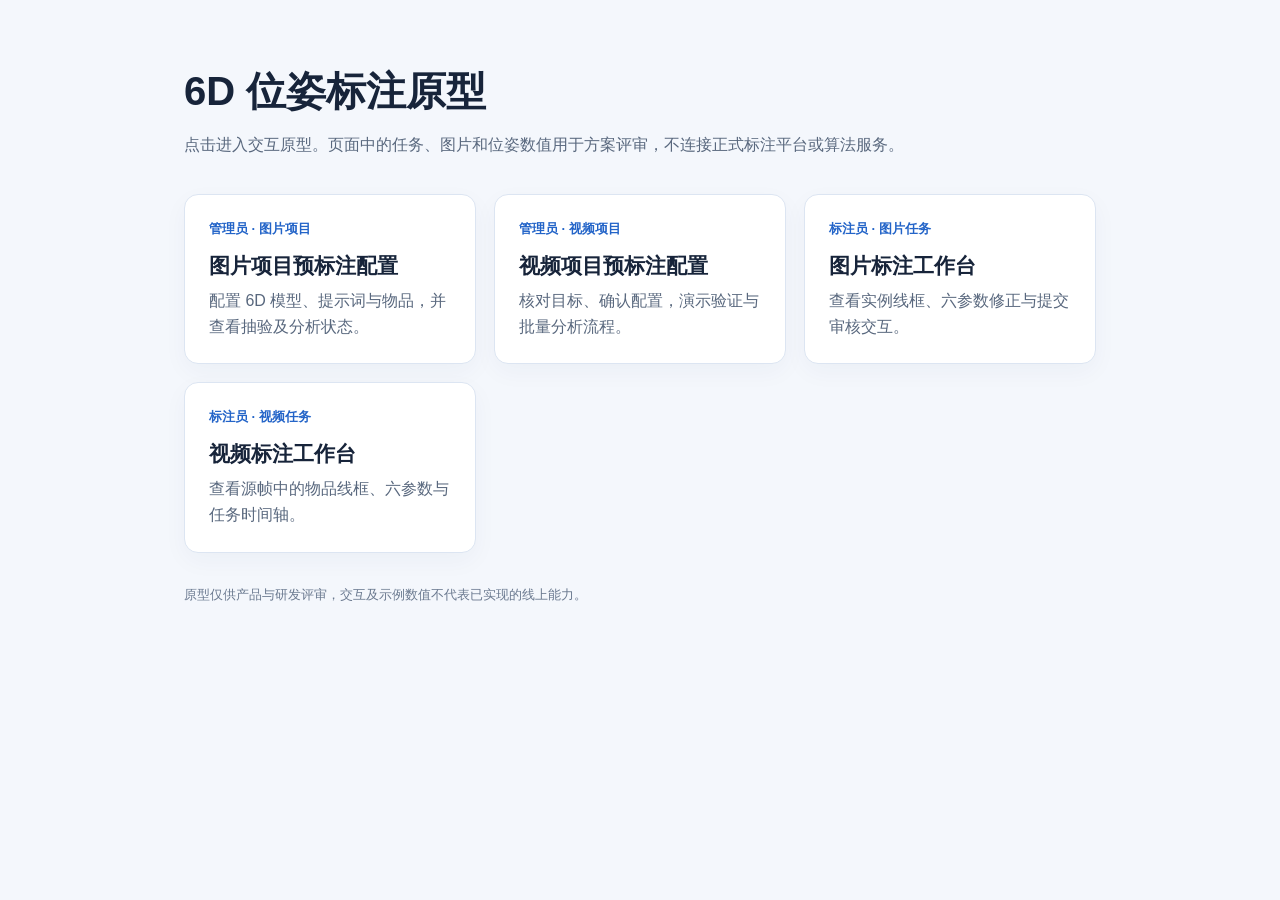
<file: index.html>
<!doctype html>
<html lang="zh-CN">
<head>
  <meta charset="utf-8">
  <meta name="viewport" content="width=device-width, initial-scale=1">
  <title>6D 位姿标注原型导航</title>
  <style>
    :root { color-scheme: light; font-family: -apple-system, BlinkMacSystemFont, "Segoe UI", sans-serif; }
    * { box-sizing: border-box; }
    body { margin: 0; color: #17243a; background: #f4f7fc; }
    main { max-width: 960px; margin: 0 auto; padding: 64px 24px; }
    h1 { margin: 0 0 12px; font-size: clamp(28px, 4vw, 40px); }
    .intro { margin: 0 0 36px; color: #59687e; line-height: 1.7; }
    .grid { display: grid; grid-template-columns: repeat(auto-fit, minmax(280px, 1fr)); gap: 18px; }
    a { display: block; padding: 24px; border: 1px solid #dce5f2; border-radius: 14px; background: white; color: inherit; text-decoration: none; box-shadow: 0 8px 24px #1b35610a; }
    a:hover, a:focus-visible { border-color: #4385e8; box-shadow: 0 10px 28px #1b356122; outline: none; }
    .tag { display: inline-block; margin-bottom: 14px; color: #2364c8; font-size: 13px; font-weight: 600; }
    h2 { margin: 0 0 8px; font-size: 21px; }
    p { margin: 0; color: #59687e; line-height: 1.6; }
    .note { margin-top: 32px; font-size: 13px; color: #6b7a90; }
  </style>
</head>
<body>
  <main>
    <h1>6D 位姿标注原型</h1>
    <p class="intro">点击进入交互原型。页面中的任务、图片和位姿数值用于方案评审，不连接正式标注平台或算法服务。</p>
    <div class="grid">
      <a href="./image-prelabel.html"><span class="tag">管理员 · 图片项目</span><h2>图片项目预标注配置</h2><p>配置 6D 模型、提示词与物品，并查看抽验及分析状态。</p></a>
      <a href="./video-prelabel.html"><span class="tag">管理员 · 视频项目</span><h2>视频项目预标注配置</h2><p>核对目标、确认配置，演示验证与批量分析流程。</p></a>
      <a href="./image-task.html"><span class="tag">标注员 · 图片任务</span><h2>图片标注工作台</h2><p>查看实例线框、六参数修正与提交审核交互。</p></a>
      <a href="./video-task.html"><span class="tag">标注员 · 视频任务</span><h2>视频标注工作台</h2><p>查看源帧中的物品线框、六参数与任务时间轴。</p></a>
    </div>
    <p class="note">原型仅供产品与研发评审，交互及示例数值不代表已实现的线上能力。</p>
  </main>
</body>
</html>
</file>
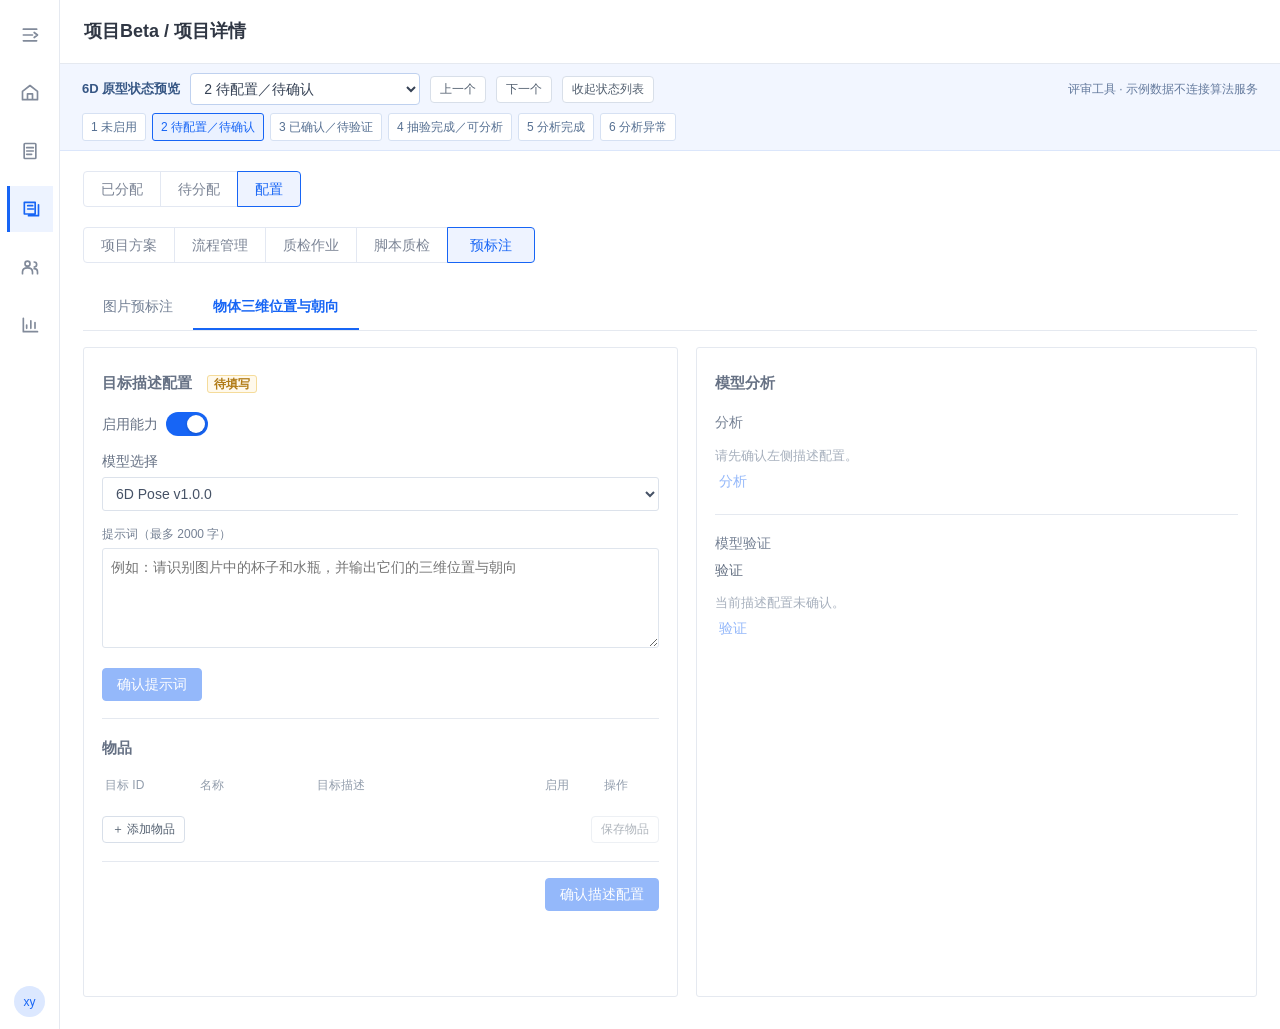
<file: image-prelabel.html>
<!doctype html>
<html lang="zh-CN">
<head>
  <meta charset="utf-8">
  <meta name="viewport" content="width=device-width, initial-scale=1">
  <title>图片项目 · 预标注配置原型</title>
  <style>
    :root{--blue:#1765f5;--blue-lite:#eaf1ff;--text:#303744;--sub:#788396;--line:#e5e9f0;--bg:#f7f9fc;--red:#f04b50;--green:#2dbb77;--orange:#edaa27}
    *{box-sizing:border-box}body{margin:0;color:var(--text);font:14px/1.5 -apple-system,BlinkMacSystemFont,"PingFang SC","Microsoft YaHei",sans-serif;background:white}button,input,select,textarea{font:inherit}button{cursor:pointer}button:disabled{cursor:not-allowed;opacity:.46}button:focus-visible,input:focus-visible,select:focus-visible,textarea:focus-visible{outline:2px solid #8ab3ff;outline-offset:2px}
    .app{display:flex;min-height:100vh}.rail{width:60px;flex:none;border-right:1px solid var(--line);background:#fff;display:flex;flex-direction:column;align-items:center;gap:12px;padding:12px 0}.rail button{width:46px;height:46px;border:0;background:transparent;color:#818a9a;border-radius:3px;display:grid;place-items:center}.rail button.active{color:var(--blue);background:#edf3ff;border-left:3px solid var(--blue);border-radius:0}.rail svg{width:20px;height:20px;stroke:currentColor;fill:none;stroke-width:2;stroke-linecap:round;stroke-linejoin:round}.rail .avatar{margin-top:auto;background:#dce8ff;color:var(--blue);border-radius:50%;width:31px;height:31px;font-size:12px}
    .main{min-width:0;flex:1}.head{height:64px;border-bottom:1px solid var(--line);display:flex;align-items:center;padding:0 24px;font-size:18px;font-weight:600}.review{background:#f2f6ff;border-bottom:1px solid #dbe6fb;padding:9px 22px}.review-top{display:flex;align-items:center;gap:10px;flex-wrap:wrap}.review strong{font-size:13px;color:#375785}.review select{height:32px;min-width:230px;border:1px solid #bfd1ef;border-radius:4px;background:white;padding:0 9px;color:#354154}.review .hint{color:#657b9e;font-size:12px;margin-left:auto}.review-list{display:flex;flex-wrap:wrap;gap:6px;margin-top:8px}.state-chip{border:1px solid #d6e1f3;background:white;color:#567092;padding:4px 8px;border-radius:3px;font-size:12px}.state-chip.active{border-color:var(--blue);background:var(--blue-lite);color:var(--blue)}.wrap{padding:20px 23px 32px}.tabs{display:flex;gap:0;margin-bottom:20px}.tabs button{border:1px solid #e3e8f2;background:white;color:#7b8495;padding:6px 17px;min-height:36px;margin-right:-1px}.tabs button:first-child{border-radius:4px 0 0 4px}.tabs button:last-child{border-radius:0 4px 4px 0}.tabs button.active{border-color:var(--blue);background:#eef3ff;color:var(--blue);z-index:1}.tabs.secondary{margin-bottom:22px}.tabs.secondary button{min-width:88px}
    .cap-tabs{display:flex;align-items:center;gap:0;margin-bottom:16px;border-bottom:1px solid var(--line)}.cap-tabs button{padding:11px 20px;border:0;border-bottom:2px solid transparent;background:white;color:#738095}.cap-tabs button.active{color:var(--blue);border-color:var(--blue);font-weight:600}.cap-note{margin-left:auto;color:#9ba4b3;font-size:12px}.cols{display:grid;grid-template-columns:1.06fr 1fr;gap:18px;min-height:650px}.panel{border:1px solid var(--line);border-radius:3px;background:white;padding:18px;min-width:0}.panel-head{display:flex;align-items:center;justify-content:space-between;min-height:34px;margin-bottom:12px}.panel-title{color:#667184;font-size:15px;font-weight:600}.muted{color:#9da6b5}.small{font-size:12px}.btn{border:1px solid #d8dfe9;background:#fff;border-radius:4px;color:#536070;min-height:32px;padding:5px 14px}.btn:hover:not(:disabled){border-color:#99baff;color:var(--blue)}.btn.primary{background:var(--blue);border-color:var(--blue);color:white}.btn.primary:hover:not(:disabled){background:#0e58dd;color:white}.btn.link{border:0;color:var(--blue);background:transparent;padding:3px 4px}.btn.danger{color:var(--red);border-color:#ffced1}.btn.mini{font-size:12px;min-height:27px;padding:3px 9px}.field{display:flex;align-items:center;gap:8px}.field label{color:#667184;white-space:nowrap}.field input,.field select{height:34px;border:1px solid #dce2eb;border-radius:3px;padding:0 9px;color:#465266;min-width:0;background:white}.field input[type=checkbox]{height:16px;width:16px}.field-grid{display:grid;grid-template-columns:1fr 1fr;gap:12px}.field-grid .field{align-items:stretch;flex-direction:column;gap:5px}.input-help{color:#9aa4b3;font-size:12px;margin-top:3px}.bar{height:1px;background:var(--line);margin:17px 0}.tag{border:1px solid #b9cfff;background:#f3f7ff;color:#4774c9;border-radius:3px;padding:1px 6px;font-size:12px}.tag.green{border-color:#b8e9d0;background:#f0fbf5;color:#2d9a68}.tag.orange{border-color:#f5dc9b;background:#fff9ec;color:#b17b16}.tag.red{border-color:#ffc6c9;background:#fff3f3;color:#d74d54}
    .target-head,.target-row{display:grid;grid-template-columns:70px 100px minmax(160px,1fr) 55px 52px;gap:7px;align-items:center}.target-head{font-size:12px;color:#929dac;padding:9px 3px}.target-row{padding:7px 3px;border-top:1px solid #eff1f5}.target-row input[type=text]{width:100%;height:32px;border:1px solid #dfe5ed;border-radius:3px;padding:0 7px;color:#4f5a69}.target-row input:disabled{background:#f8f9fb;color:#6c7788}.target-row input[type=checkbox]{width:15px;height:15px}.target-actions{display:flex;align-items:center;justify-content:space-between;margin-top:13px}.prompt-preview{background:#f8faff;border:1px solid #e4eaf5;border-radius:3px;padding:10px 12px;color:#657286;font-size:12px;margin-top:16px;white-space:pre-wrap;word-break:break-all}.info-line{display:flex;gap:12px;align-items:center;flex-wrap:wrap;color:#788496;font-size:12px}.notice{border:1px solid #f6e0aa;background:#fffaf0;color:#936f24;border-radius:3px;padding:9px 11px;margin:12px 0;font-size:12px}.notice.red{border-color:#ffd5d5;background:#fff7f7;color:#bc4f55}.notice.blue{border-color:#d3e2ff;background:#f5f8ff;color:#5372a7}.notice.green{border-color:#ccebdc;background:#f3fcf7;color:#318760}
    .right-block{border-top:1px solid var(--line);padding-top:18px;margin-top:16px}.right-block.first{border-top:0;padding-top:0;margin-top:0}.right-label{font-size:14px;color:#758194;margin:0 0 6px}.status-title{font-size:14px;color:#667284;margin-bottom:5px}.status-line{display:flex;justify-content:space-between;align-items:center;gap:8px;min-height:29px}.status-main{font-size:14px}.run-card{border:1px solid var(--line);border-radius:3px;padding:11px 12px;margin-top:9px;background:#fff}.run-card .title{font-weight:600;margin-bottom:5px}.run-card .meta{font-size:12px;color:#909bab;margin:3px 0}.run-card .actions{display:flex;gap:7px;margin-top:8px;flex-wrap:wrap}.progress{height:7px;background:#edf2fa;border-radius:5px;overflow:hidden;margin:10px 0}.progress>span{display:block;height:100%;background:var(--blue)}.result-table{border-collapse:collapse;width:100%;font-size:12px;margin-top:10px}.result-table th,.result-table td{border-bottom:1px solid #edf0f4;text-align:left;padding:7px 5px;color:#687486}.result-table th{background:#f8fafc;color:#8a96a6}.empty{color:#a7b0bd;font-size:13px;padding-top:7px}
    .editor{border:1px solid #e1e5eb;background:#f8f8f8;min-height:530px;padding:14px 17px;color:#30343b;font-family:ui-monospace,SFMono-Regular,Menlo,monospace;font-size:13px;line-height:1.7;white-space:pre-wrap;width:100%;resize:vertical}.editor:disabled{color:#505966}.scheme{border:1px solid var(--line);min-height:510px;padding:18px}.scheme-row{display:flex;gap:10px;align-items:center;padding:9px;color:#9ca5b3}.scheme-row span{background:#f8f9fa;border:1px solid var(--line);border-radius:3px;padding:4px 9px;min-width:150px}.scheme-tabs{display:flex;gap:0;margin-bottom:20px}.scheme-tabs button{border:1px solid var(--line);background:white;padding:5px 16px;color:#8994a2}.scheme-tabs button.active{border-color:var(--blue);background:var(--blue-lite);color:var(--blue)}
    .mask{position:fixed;inset:0;background:rgba(22,30,45,.46);display:flex;align-items:center;justify-content:center;z-index:30;padding:20px}.modal{width:min(650px,100%);background:white;border-radius:5px;box-shadow:0 10px 34px rgba(0,0,0,.15)}.modal-head{padding:17px 22px;border-bottom:1px solid var(--line);display:flex;justify-content:space-between;align-items:center;font-size:18px}.modal-head button{border:0;background:none;color:#9ba4b3;font-size:23px}.modal-body{padding:22px 24px;display:grid;gap:16px}.modal-row{display:grid;grid-template-columns:92px 1fr;align-items:start;gap:13px}.modal-row label{color:#6b778a;padding-top:7px}.modal-row label b{color:var(--red)}.modal-row select,.modal-row input{width:100%;min-height:34px;border:1px solid #dce2eb;border-radius:3px;background:white;padding:0 9px}.modal-foot{padding:12px 22px;border-top:1px solid var(--line);display:flex;justify-content:flex-end;gap:10px}.checks{display:flex;flex-wrap:wrap;gap:8px}.check{border:1px solid #d8e1ed;border-radius:3px;padding:6px 9px;color:#617086;cursor:pointer}.check input{margin-right:5px}.check:has(input:checked){border-color:var(--blue);background:#f4f7ff;color:var(--blue)}
    .preview{position:fixed;inset:0;background:white;z-index:25;display:flex;flex-direction:column}.preview-head{height:57px;flex:none;border-bottom:1px solid var(--line);display:flex;align-items:center;justify-content:space-between;padding:0 19px}.preview-body{display:grid;grid-template-columns:minmax(0,1fr) 330px;min-height:0;flex:1}.stage-wrap{background:#22262d;display:flex;flex-direction:column;min-width:0}.stage{flex:1;position:relative;display:grid;place-items:center;overflow:hidden}.stage svg{width:min(870px,95%);max-height:100%;height:auto}.watermark{position:absolute;left:18px;top:16px;color:#c2c9d3;font-size:12px;background:#303843;padding:4px 8px;border-radius:3px}.timeline{height:112px;background:#fff;padding:12px 20px;border-top:1px solid var(--line)}.timeline input{width:100%;accent-color:var(--blue)}.time-head{display:flex;justify-content:space-between;color:#697789}.markers{height:16px;position:relative;margin:0 7px}.markers i{position:absolute;top:1px;width:4px;height:13px;background:#e35c59}.preview-side{border-left:1px solid var(--line);padding:18px;overflow:auto}.pose-grid{display:grid;grid-template-columns:repeat(3,1fr);gap:6px}.pose-grid div{border:1px solid #e5e9f0;background:#fafbfc;padding:7px}.pose-grid b{display:block;font-size:16px;color:#46536a}.pose-grid small{color:#8b98a9}.frame-row{border-bottom:1px solid var(--line);padding:9px 0;font-size:12px;color:#778598}.footer-note{font-size:12px;color:#99a6b6;margin-top:12px}
    @media(max-width:900px){.cols{grid-template-columns:1fr}.panel{min-height:400px}.cap-note{display:none}.review .hint{display:none}.target-head,.target-row{grid-template-columns:60px 90px minmax(100px,1fr) 42px 45px}.preview-body{grid-template-columns:1fr}.preview-side{display:none}}
  .summary{border:1px solid var(--line);border-radius:3px;padding:12px 16px;margin-bottom:10px;display:flex;align-items:center;justify-content:space-between;gap:15px}.summary .left{display:flex;align-items:center;gap:28px}.section-mark{border-left:3px solid var(--blue);padding-left:9px;font-weight:600;color:#69758a}.scheme-box{border:1px solid var(--line);border-radius:3px;padding:18px;margin-bottom:10px;min-height:210px}.legacy-tag-row{display:grid;grid-template-columns:30px 26px 125px 120px 120px 220px 24px;gap:8px;align-items:center;padding:11px 8px;color:#9aa4b2;font-size:12px}.legacy-tag-row span.box{border:1px solid var(--line);background:#f7f8f9;padding:4px 8px;border-radius:3px}.legacy-steps{display:grid;grid-template-columns:repeat(3,1fr);gap:12px;margin:18px 0}.legacy-step{border:1px solid var(--line);border-radius:3px;padding:13px;color:#748297}.legacy-step b{display:block;color:#52647c;margin-bottom:7px}.file-input{border:1px dashed #c8d5e6;border-radius:3px;padding:18px;background:#fafcff;width:100%}.target-head,.target-row{grid-template-columns:70px 100px minmax(140px,1fr) 78px 42px 45px}.target-head{gap:7px}.preview-image{background:#303742}.preview-image svg{width:min(780px,90%)}@media(max-width:1080px){.legacy-tag-row{grid-template-columns:25px 110px 110px 160px 20px}.legacy-tag-row .hide-small{display:none}}@media(max-width:700px){.summary{flex-direction:column;align-items:flex-start}.legacy-steps{grid-template-columns:1fr}}
  .task-fields{display:grid;grid-template-columns:repeat(3,1fr);gap:7px;margin:12px 0}.task-fields label{font-size:12px;color:#7f8da1}.task-fields input{width:100%;height:32px;margin-top:4px;border:1px solid #dce2eb;border-radius:3px;padding:0 6px}.task-actions{display:flex;gap:6px;flex-wrap:wrap;margin:12px 0}.review-diff{width:100%;border-collapse:collapse;font-size:12px}.review-diff td,.review-diff th{border-bottom:1px solid var(--line);padding:7px;text-align:left}.review-diff th{background:#f8fafc}
  
  .target-title{display:flex;align-items:baseline;gap:12px;flex-wrap:wrap;margin:18px 0 7px}.target-title strong{font-size:15px;color:#667184}
  .target-head,.target-row{grid-template-columns:88px 110px minmax(160px,1fr) 52px 52px!important}.target-actions{gap:8px}.target-actions .right-actions{display:flex;gap:8px}
  .prompt-fields{margin:14px 0}.prompt-fields label{font-size:12px;color:#758194;display:block;margin-bottom:5px}.prompt-fields textarea{width:100%;min-height:100px;resize:vertical;border:1px solid #dfe5ed;border-radius:3px;padding:8px;color:#445166}
  .step-actions{display:flex;gap:8px;align-items:center;flex-wrap:wrap;margin:10px 0}.confirm-actions{display:flex;justify-content:flex-end;border-top:1px solid var(--line);padding-top:16px;margin-top:18px}
  .ios-switch{position:relative;display:inline-block;width:42px;height:24px;flex:none;cursor:pointer}.ios-switch input{position:absolute;opacity:0;width:100%;height:100%;margin:0;cursor:pointer}.ios-switch .slider{position:absolute;inset:0;background:#cbd2dc;border-radius:99px;transition:background .18s;pointer-events:none}.ios-switch .slider:before{content:"";position:absolute;top:3px;left:3px;width:18px;height:18px;border-radius:50%;background:#fff;box-shadow:0 1px 3px #0003;transition:transform .18s}.ios-switch input:checked+.slider{background:var(--blue)}.ios-switch input:checked+.slider:before{transform:translateX(18px)}.ios-switch input:focus-visible+.slider{outline:2px solid #8ab3ff;outline-offset:2px}
  @media(max-width:900px){.target-head,.target-row{grid-template-columns:65px 90px minmax(100px,1fr) 42px 42px!important}}
  .cols.legacy-only{grid-template-columns:minmax(0,1fr);min-height:380px}.legacy-status{justify-content:flex-start;gap:14px;margin-top:20px}
</style></head><body><div id="app"></div><script>
const states = [
  ['poseOff','1 未启用'],
  ['poseConfig','2 待配置／待确认'],
  ['poseReady','3 已确认／待验证'],
  ['poseDone','4 抽验完成／可分析'],
  ['poseComplete','5 分析完成'],
  ['poseAnalysisPartial','6 分析异常']
];
const icons = {
  menu:'<path d="M4 5h16M4 12h11M4 19h16M17 9l4 3-4 3"/>',
  home:'<path d="m3 10 9-7 9 7v10H3zM9 20v-7h6v7"/>',
  tasks:'<rect x="5" y="3" width="14" height="18" rx="1"/><path d="M8 8h8M8 12h8M8 16h6"/>',
  project:'<path d="M4 4h13v14H4zM8 8h6M8 12h7M9 20h12V7"/>',
  users:'<circle cx="9" cy="8" r="3"/><path d="M3 20v-2c0-3 2-5 6-5s6 2 6 5v2M17 6a3 3 0 0 1 0 6M17 14c3 0 4 2 4 4v2"/>',
  chart:'<path d="M4 20V4M4 20h17M8 16v-4M13 16V7M18 16V9"/>'
};
const initialTargets = [
  {id:'cup',name:'杯子',desc:'白色陶瓷杯，带把手',on:true},
  {id:'bottle',name:'水瓶',desc:'透明塑料水瓶，蓝色瓶盖',on:true}
];
const ui = {
  state:'poseConfig',top:'配置',section:'预标注',cap:'pose',showStates:true,
  labelTab:'标签',legacyFile:null,legacyModel:'obstacle4D/v4.0.1',uploadCandidate:'',
  modal:null,beforeModal:null,removeIndex:null,previewOpen:false,toast:'',targets:[],enabled:true,model:'6D Pose v1.0.0',prompt:'',
  promptSaved:false,targetsSaved:false,confirmedSignature:null,validatedSignature:null,
  validationStatus:'none',analysisStatus:'none',analysisSignature:null,runningKind:null,runToken:0,
  analysisVariant:'partial',legacyToken:0,selectedTasks:['IMG-TASK-1001','IMG-TASK-1002'],analysisRange:'全部待分析图片任务',analysisTasks:[],analysisRiskAccepted:false,projection:true,schemeMenu:false,
  taskCategory:'cup',taskPose:{tx:'0.324',ty:'0.112',tz:'0.781',rx:'12.4',ry:'-3.2',rz:'88.0'},taskRemoved:false,taskMissing:false,taskSaved:false
};
const poseFieldLabels={tx:'位置 X',ty:'位置 Y',tz:'位置 Z',rx:'旋转 X',ry:'旋转 Y',rz:'旋转 Z'};
function esc(v){return String(v??'').replace(/[&<>"']/g,c=>({'&':'&amp;','<':'&lt;','>':'&gt;','"':'&quot;',"'":'&#39;'}[c]))}
function icon(name){return `<svg viewBox="0 0 24 24" aria-hidden="true">${icons[name]}</svg>`}
function button(label,action,cls='',disabled=false){return `<button class="btn ${cls}" data-action="${action}" ${disabled?'disabled':''}>${label}</button>`}
function badge(text,kind=''){return `<span class="tag ${kind}">${text}</span>`}
function isPose(s=ui.state){return s.startsWith('pose')}
function configSignature(){return JSON.stringify({model:ui.model,prompt:ui.prompt.trim(),targets:ui.targets.map(t=>({id:t.id.trim(),name:t.name.trim(),desc:t.desc.trim(),on:t.on}))})}
function validTargets(){const ids=ui.targets.map(t=>t.id.trim());return ui.targets.some(t=>t.on)&&ui.targets.every(t=>t.id.trim()&&t.name.trim()&&(!t.on||t.desc.trim()))&&new Set(ids).size===ids.length}
function isConfirmed(){return ui.enabled&&!!ui.prompt.trim()&&ui.promptSaved&&ui.targetsSaved&&validTargets()&&ui.confirmedSignature===configSignature()}
function analysisRisk(){return !isValidated()?(ui.validationStatus==='failed'?'本次抽验失败，仍可继续批量分析。请确认风险。':ui.validationStatus==='terminated'?'本次抽验已终止，仍可继续批量分析。请确认风险。':'尚未完成当前配置的抽验，仍可直接批量分析。请确认风险。'):''}
function isValidated(){return isConfirmed()&&ui.validationStatus==='success'&&ui.validatedSignature===ui.confirmedSignature}
function activePoseState(){if(!ui.enabled)return 'poseOff';if(!isConfirmed())return 'poseConfig';if(['partial','failed','terminated'].includes(ui.analysisStatus)&&ui.analysisSignature===ui.confirmedSignature)return 'poseAnalysisPartial';if(ui.analysisStatus==='success'&&ui.analysisSignature===ui.confirmedSignature)return 'poseComplete';return isValidated()?'poseDone':'poseReady'}
function setState(s){
  ++ui.runToken;ui.state=s;ui.top='配置';ui.section=s==='scheme'?'项目方案':'预标注';
  ui.cap=isPose(s)?'pose':'legacy';ui.modal=null;ui.runningKind=null;
  if(s.startsWith('pose')&&!s.startsWith('poseTask')){
    ui.enabled=s!=='poseOff';ui.model='6D Pose v1.0.0';ui.prompt='';ui.promptSaved=false;
    ui.targets=[];ui.targetsSaved=false;ui.confirmedSignature=null;ui.validatedSignature=null;
    ui.validationStatus='none';ui.analysisStatus='none';ui.analysisSignature=null;ui.analysisVariant='partial';
    if(!['poseOff','poseConfig'].includes(s)){
      ui.prompt='请识别图片中的杯子和水瓶，并输出各目标的三维位置与朝向。';
      ui.promptSaved=true;ui.targets=structuredClone(initialTargets).map(t=>({...t,persisted:true}));ui.targetsSaved=true;ui.confirmedSignature=configSignature();
    }
    if(['poseDone','poseComplete','poseAnalysisPartial'].includes(s)){ui.validationStatus='success';ui.validatedSignature=ui.confirmedSignature}
    if(s==='poseComplete'){ui.analysisStatus='success';ui.analysisSignature=ui.confirmedSignature}
    if(s==='poseAnalysisPartial'){ui.analysisStatus='partial';ui.analysisSignature=ui.confirmedSignature}
  }
  if(s==='legacyUpload')ui.modal='legacyUpload';
  if(s==='legacyAnalyzeModal')ui.modal='legacyAnalyze';
  if(s==='legacyUploaded')ui.legacyFile='预标注.json';
  if(s==='legacyEmpty')ui.legacyFile=null;
  if(s==='poseTaskMissing'||s==='poseTaskAdmin')ui.taskMissing=true;
  if(s==='poseTaskEdit'||s==='poseTaskReview')ui.taskMissing=false;
  render();
}
function runSimulation(kind){
  const token=++ui.runToken;ui.runningKind=kind;
  if(kind==='verify')ui.validationStatus='running';else ui.analysisStatus='running';
  render();setTimeout(()=>{if(token!==ui.runToken)return;ui.runningKind=null;
    if(kind==='verify'){ui.validationStatus='success';ui.validatedSignature=ui.confirmedSignature}
    else{ui.analysisStatus='success';ui.analysisSignature=ui.confirmedSignature}
    render();
  },1000);
}
function toast(msg){ui.toast=msg;render();setTimeout(()=>{ui.toast='';render()},2400)}
function render(){
  if(ui.cap==='pose'&&ui.top==='配置'&&ui.section==='预标注'&&!ui.state.startsWith('poseTask'))ui.state=activePoseState();
  const idx=states.findIndex(([k])=>k===ui.state);
  document.getElementById('app').innerHTML=`<div class="app"><aside class="rail" aria-label="主导航">${[['menu','展开菜单'],['home','首页'],['tasks','任务'],['project','项目'],['users','人员'],['chart','统计']].map(([i,l])=>`<button class="${i==='project'?'active':''}" data-action="nav" title="${l}" aria-label="${l}">${icon(i)}</button>`).join('')}<button class="avatar" title="当前用户">xy</button></aside><main class="main"><header class="head">项目Beta / 项目详情</header>${renderReview(idx)}<div class="wrap"><div class="tabs">${['已分配','待分配','配置'].map(x=>`<button class="${ui.top===x?'active':''}" data-top="${x}">${x}</button>`).join('')}</div>${ui.top==='配置'?`<div class="tabs secondary">${['项目方案','流程管理','质检作业','脚本质检','预标注'].map(x=>`<button class="${ui.section===x?'active':''}" data-section="${x}">${x}</button>`).join('')}</div>${ui.section==='项目方案'?renderScheme():ui.section==='预标注'?renderPreannotation():renderOtherSection()}`:renderOtherTop()}</div></main></div>${ui.modal?renderModal():''}${ui.previewOpen?renderPreview():''}${['poseTaskEdit','poseTaskMissing','poseTaskReview'].includes(ui.state)?renderPictureTask():''}${ui.toast?`<div style="position:fixed;top:20px;left:50%;transform:translateX(-50%);z-index:50;background:#303b50;color:white;border-radius:4px;padding:8px 18px">${esc(ui.toast)}</div>`:''}`;
}
function renderReview(idx){
  const current=ui.cap==='pose'&&ui.section==='预标注'?ui.state:'';
  return `<div class="review"><div class="review-top"><strong>6D 原型状态预览</strong><select id="stateSelect" aria-label="选择 6D 原型状态">${!current?'<option value="" selected disabled>选择 6D 状态</option>':''}${states.map(([k,l])=>`<option value="${k}" ${current===k?'selected':''}>${l}</option>`).join('')}</select>${current==='poseAnalysisPartial'?`<select id="errorVariant" aria-label="切换分析异常示例"><option value="partial" ${ui.analysisStatus==='partial'?'selected':''}>部分失败</option><option value="failed" ${ui.analysisStatus==='failed'?'selected':''}>全部失败</option><option value="terminated" ${ui.analysisStatus==='terminated'?'selected':''}>已终止</option></select>`:''}${button('上一个','prev','mini',idx<=0)}${button('下一个','next','mini',idx===states.length-1)}${button(ui.showStates?'收起状态列表':'展开全部状态','toggleStates','mini')}<span class="hint">评审工具 · 示例数据不连接算法服务</span></div>${ui.showStates?`<div class="review-list">${states.map(([k,l])=>`<button class="state-chip ${current===k?'active':''}" data-state="${k}">${l}</button>`).join('')}</div>`:''}</div>`
}
function renderScheme(){
  const current=ui.legacyFile?`图片预标注：${esc(ui.legacyFile)}`:'暂无';
  return `<div class="summary"><div class="left"><span class="section-mark">预标注</span><span class="muted small">当前使用：${current}</span></div>${button('进入预标注配置','goPreannotation','link')}</div><div class="scheme-box"><div class="panel-head"><span class="section-mark">标注方案</span><div style="position:relative">${button('···','toggleSchemeMenu','mini')}${ui.schemeMenu?`<div style="position:absolute;right:0;top:32px;width:168px;background:white;border:1px solid var(--line);box-shadow:0 5px 16px #0002;z-index:2;padding:8px">${button('通用 JSON 导入','importLabels','link')}${button('导出为 JSON','exportLabels','link')}</div>`:''}</div></div><div class="scheme-tabs">${['标签','分类','群组'].map(x=>`<button class="${ui.labelTab===x?'active':''}" data-labeltab="${x}">${x}</button>`).join('')}</div>${ui.labelTab==='标签'?`<div class="legacy-tag-row"><span>1</span><span class="hide-small">▸</span><span class="box">旋转矩形</span><span class="box">light</span><span class="box">红绿灯</span><span class="box">traffic_light</span><span style="background:#ff3349;width:20px;height:20px"></span></div><div class="legacy-tag-row"><span>2</span><span class="hide-small"></span><span class="box">折线</span><span class="box">stopline</span><span class="box">停止线</span><span class="box">—</span><span style="background:#cb23e9;width:20px;height:20px"></span></div><div class="legacy-tag-row"><span>3</span><span class="hide-small"></span><span class="box">关键点分组</span><span class="box">点组</span><span class="box">点组</span><span class="box">—</span><span style="background:#ee7d83;width:20px;height:20px"></span></div>`:`<div class="empty">${ui.labelTab}沿用项目现有配置。</div>`}<div style="text-align:right;margin-top:12px">${button('编辑','editLabels','primary')}</div></div><div class="scheme-box" style="min-height:185px"><div class="panel-head"><span class="section-mark">批注方案</span></div><div class="field"><label>错误类型</label><div>${['漏标','边缘未对齐','标签错误','属性错误','其他'].map(x=>`<span class="tag" style="display:inline-block;margin-right:8px;border-color:#e1e6ee;color:#8792a4;background:#fafbfc;padding:5px 10px">${x}</span>`).join('')}</div></div><div class="notice blue">项目方案中的标签与批注继续沿用；图片预标注和新增 6D 配置在独立「预标注」页签操作。</div></div>`;
}
function renderPreannotation(){return `<div class="cap-tabs"><button class="${ui.cap==='legacy'?'active':''}" data-cap="legacy">图片预标注</button><button class="${ui.cap==='pose'?'active':''}" data-cap="pose">物体三维位置与朝向</button></div><div class="cols ${ui.cap==='legacy'?'legacy-only':''}">${ui.cap==='legacy'?renderLegacyLeft():renderPoseLeft()+renderPoseRight()}</div>`}
function renderLegacyLeft(){
  const s=ui.state,hasFile=!!ui.legacyFile,working=s==='legacyRunning',done=s==='legacyDone';
  const name=working?'模型分析中':done?'预测模型信息':hasFile?ui.legacyFile:'暂无';
  return `<section class="panel"><div class="panel-head"><span class="panel-title">图片预标注</span>${badge('现有能力')}</div><div class="summary" style="margin:0"><div class="left"><span class="section-mark">当前使用</span><span>${esc(name)}</span></div></div><div class="bar"></div><div class="panel-head"><span class="panel-title">操作</span></div><div style="display:flex;gap:10px;flex-wrap:wrap">${button('下载','legacyDownload','',!hasFile||working||done)}${button('删除','deleteLegacy','',!hasFile||working)}${button('上传 JSON','openUpload','primary',working)}${button('分析','openLegacyAnalyze','',working)}</div>${working?`<div class="status-line legacy-status"><span>模型分析中 ${badge('处理中','orange')}</span></div>`:''}${done?`<div class="status-line legacy-status"><span>模型分析完成 ${badge('完成','green')}</span><span class="muted small">${esc(ui.legacyModel)}</span></div>`:''}</section>`;
}
function renderPoseLeft(){
  const locked=!ui.enabled;
  const phase=locked?'未启用':isConfirmed()?'已确认':ui.prompt.trim()&&validTargets()?'待确认':'待填写';
  const rows=ui.targets.map((t,i)=>`<div class="target-row"><input type="text" value="${esc(t.id)}" data-target="${i}" data-key="id" aria-label="目标 ID ${i+1}" ${locked?'disabled':''}><input type="text" value="${esc(t.name)}" data-target="${i}" data-key="name" aria-label="名称 ${i+1}" ${locked?'disabled':''}><input type="text" value="${esc(t.desc)}" data-target="${i}" data-key="desc" aria-label="目标描述 ${i+1}" ${locked?'disabled':''}><input type="checkbox" data-target="${i}" data-key="on" aria-label="启用物品 ${i+1}" ${t.on?'checked':''} ${locked?'disabled':''}><button class="btn link mini" data-remove="${i}" ${locked?'disabled':''}>删除</button></div>`).join('');
  return `<section class="panel"><div class="panel-head"><span class="panel-title">目标描述配置　${badge(phase,isConfirmed()?'green':'orange')}</span></div>
  <div class="field" style="margin-bottom:15px"><label for="enabledSwitch">启用能力</label><label class="ios-switch" aria-label="启用物体三维位置与朝向"><input type="checkbox" id="enabledSwitch" ${ui.enabled?'checked':''}><span class="slider"></span></label></div>
  <div class="field-grid" style="grid-template-columns:1fr"><div class="field"><label for="modelVersion">模型选择</label><select id="modelVersion" ${locked?'disabled':''}><option value="6D Pose v1.0.0" ${ui.model==='6D Pose v1.0.0'?'selected':''}>6D Pose v1.0.0</option><option value="6D Pose v1.1.0" ${ui.model==='6D Pose v1.1.0'?'selected':''}>6D Pose v1.1.0</option></select></div></div>
  <div class="prompt-fields"><label for="targetPrompt">提示词（最多 2000 字）</label><textarea id="targetPrompt" maxlength="2000" placeholder="例如：请识别图片中的杯子和水瓶，并输出它们的三维位置与朝向" ${locked?'disabled':''}>${esc(ui.prompt)}</textarea></div>
  <div class="step-actions">${button('确认提示词','savePrompt','primary',locked||!ui.prompt.trim())}${ui.promptSaved?'<span class="muted small">提示词已确认</span>':''}</div>
  <div class="bar"></div><div class="target-title"><strong>物品</strong></div>
  <div class="target-head"><span>目标 ID</span><span>名称</span><span>目标描述</span><span>启用</span><span>操作</span></div>${rows}
  <div class="target-actions">${button('＋ 添加物品','addTarget','mini',locked)}<div class="right-actions">${button('保存物品','saveTargets','mini',locked||!ui.targets.length||ui.targetsSaved)}</div></div>
  ${ui.targetsSaved&&!isConfirmed()?'<div class="notice blue">物品已保存为草稿。请核对提示词、模型与物品后，确认描述配置。</div>':''}
  ${isConfirmed()?'<div class="notice green">描述配置已确认；右侧可验证，也可直接批量分析。</div>':''}
  <div class="confirm-actions">${button('确认描述配置','confirmConfig','primary',locked||!ui.prompt.trim()||!ui.promptSaved||!ui.targetsSaved||!validTargets())}</div>
  </section>`;
}
function renderPoseRight(){
  if(ui.state==='poseTaskAdmin')return `<section class="panel"><div class="panel-head"><span class="panel-title">管理员处理漏检</span>${badge('待重跑','orange')}</div><div class="run-card"><div class="title">IMG-TASK-1001：水瓶漏检</div><div class="meta">标注员登记 · 已确认类别 bottle</div><div class="notice red">漏检记录不包含有效位姿。管理员需在线重跑，并安全重新应用到可编辑任务；旧人工修订保留。</div>${button('模拟在线重跑并重新应用','simulatePictureRerun','primary')}</div></section>`;
  const confirmed=isConfirmed(),validated=isValidated();let analysis='',verify='';
  if(!ui.enabled){analysis='<div class="empty">能力已关闭，不能发起新的分析；历史结果保留。</div>';verify=`<div class="empty">能力已关闭。</div>${button('验证','openPoseVerify','link',true)}`}
  else if(!confirmed){analysis=`<div class="empty">请先确认左侧描述配置。</div>${button('分析','openPoseAnalyze','link',true)}${ui.analysisStatus!=='none'?'<div class="input-help">旧分析结果保留；重新确认配置后可抽验或直接分析。</div>':''}`;verify=`<div class="empty">当前描述配置未确认。</div>${button('验证','openPoseVerify','link',true)}`}
  else{
    if(ui.validationStatus==='running')verify=`<div class="status-line"><span>验证任务处理中 ${badge('处理中','orange')}</span>${button('终止','openStop','link')}</div><div class="input-help">已提交图片任务；完成后可查看只读效果。</div>`;
    else if(validated)verify=`<div class="status-line"><span>抽验完成 ${badge('可分析','green')}</span>${button('验证','openPoseVerify','link')}</div><div class="run-card"><div class="title">抽验 ${ui.selectedTasks.length} 个图片任务 · 成功 ${ui.selectedTasks.length} · 失败 0</div><div class="meta">${esc(ui.selectedTasks.join('、'))} · 模型 ${esc(ui.model)}</div><div class="actions">${button('查看效果','showPreview','link')}</div></div>`;
    else if(['failed','terminated'].includes(ui.validationStatus))verify=`<div class="status-line"><span>${ui.validationStatus==='failed'?'抽验失败':'抽验已终止'} ${badge('可重验','red')}</span>${button('重新验证','openPoseVerify','link')}</div><div class="notice red">本次抽验未完整成功；可重新验证，或确认风险后继续分析。</div>`;
    else verify=`<div class="status-line"><span>${ui.validationStatus==='success'?'当前配置尚未抽验':'当前配置待验证'} ${badge('待验证','orange')}</span>${button('验证','openPoseVerify','link')}</div><div class="input-help">选择 1–5 个已有图片任务试跑，不写入正式任务。</div>`;
    if(ui.analysisStatus==='running')analysis=`<div class="status-line"><span>分析任务处理中 ${badge('处理中','orange')}</span>${button('终止','openStop','link')}</div><div class="input-help">任务已提交；完成后在此查看结果。</div>`;
    else if(ui.analysisStatus==='success'&&ui.analysisSignature===ui.confirmedSignature)analysis=`<div class="status-line"><span>分析完成 ${badge('完成','green')}</span>${button('再次分析','openPoseAnalyze','link')}</div><div class="run-card"><div class="title">本次结果：100 个任务，100 个成功</div><div class="meta">模型 ${esc(ui.model)} · 运行 ID：RUN-IMG-6D-002</div><div class="notice blue">新结果不自动覆盖 12 个已应用任务和 4 个人工修正任务。</div><div class="actions">${button('打开标注员图片工作台','openPictureTask','mini')}</div></div>`;
    else if(ui.analysisStatus==='partial'&&ui.analysisSignature===ui.confirmedSignature)analysis=`<div class="status-line"><span>分析部分失败 ${badge('部分失败','orange')}</span>${button('重试失败任务','retryPose','link')}</div><div class="run-card"><div class="title">成功 87 / 失败 13 个任务</div><table class="result-table"><tr><th>任务</th><th>原因</th></tr><tr><td>IMG-TASK-1021</td><td>图片读取失败</td></tr><tr><td>IMG-TASK-1028</td><td>服务超时</td></tr></table></div>`;
    else if(['failed','terminated'].includes(ui.analysisStatus)&&ui.analysisSignature===ui.confirmedSignature)analysis=`<div class="status-line"><span>${ui.analysisStatus==='failed'?'分析失败':'分析已终止'} ${badge('异常','red')}</span>${button('重新分析','openPoseAnalyze','link')}</div><div class="notice red">${ui.analysisStatus==='failed'?'服务恢复后可重试，本次没有可用的新结果。':'已处理范围保留在运行记录中，不完整批次不标为成功。'}</div>`;
    else analysis=`<div class="empty">${validated?'当前配置已完成抽验，可发起批量分析。':'当前配置已确认；可先验证，也可直接批量分析。'}</div>${button('分析','openPoseAnalyze','link')}`;
  }
  return `<section class="panel"><div class="panel-head"><span class="panel-title">模型分析</span></div><div class="right-block first"><div class="right-label">分析</div>${analysis}</div><div class="right-block"><div class="right-label">模型验证</div><div class="status-title">验证</div>${verify}</div></section>`;
}
function renderOtherSection(){return `<section class="scheme"><div class="panel-head"><span class="panel-title">${esc(ui.section)}</span></div><div class="notice blue">本项目继续使用现有${esc(ui.section)}配置。6D 的图片预标注入口位于「预标注」页签。</div>${button('进入预标注','goPreannotation','primary')}</section>`}
function renderOtherTop(){return `<section class="scheme"><div class="panel-head"><span class="panel-title">${esc(ui.top)}任务</span></div><div class="notice blue">任务分配与业务流转沿用现有图片项目；本原型聚焦项目配置。</div>${button('返回配置','backConfig','primary')}</section>`}
function openModal(kind){ui.beforeModal=ui.state;ui.modal=kind;render()}
function renderModal(){
  const m=ui.modal,title={legacyUpload:'上传预标注',legacyAnalyze:'模型分析',deleteLegacy:'删除预标注',deleteTarget:'删除物品',poseVerify:'模型验证',poseAnalyze:'模型分析',stop:'终止运行'}[m];
  let body='',foot='';
  if(m==='legacyUpload'){
    body=`<div class="notice blue">仅上传现有 2D 图片预标注 JSON；不会进入 6D 结果。</div><div class="modal-row"><label><b>*</b> 文件</label><div><input class="file-input" id="jsonFile" type="file" accept=".json,application/json"><div class="input-help">${ui.uploadCandidate?`已选择：${esc(ui.uploadCandidate)}`:'原型只记录文件名，不读取或上传文件内容。'}</div>${button('使用示例预标注.json','sampleJson','mini')}</div></div>`;
    foot=`${button('取消','closeModal')}${button('确定','confirmUpload','primary',!ui.uploadCandidate)}`;
  }else if(m==='legacyAnalyze'){
    body=`<div class="notice">模型分析会删除已上传文件。这是图片项目原有预标注的现网提示；不会删除或覆盖 6D 结果。</div><div class="modal-row"><label><b>*</b> 模型选择</label><select id="legacyModel"><option>obstacle4D/v4.0.0</option><option selected>obstacle4D/v4.0.1</option></select></div>`;
    foot=`${button('取消','closeModal')}${button('确定','confirmLegacyAnalyze','primary')}`;
  }else if(m==='deleteLegacy'){
    body=`<div class="notice red">删除当前图片预标注文件「${esc(ui.legacyFile||'预标注.json')}」？此操作仅示意原有能力，不影响 6D。</div>`;
    foot=`${button('取消','closeModal')}${button('确认删除','confirmDeleteLegacy','danger')}`;
  }else if(m==='deleteTarget'){
    body='<div class="notice red">确认删除该物品？删除后将不再参与后续分析。已生成的历史结果保留。</div>';
    foot=`${button('取消','closeModal')}${button('确认删除','confirmDeleteTarget','danger')}`;
  }else if(m==='poseVerify'){
    body=`<div class="notice blue">抽取 1–5 个已有图片任务试跑，不应用到正式任务。</div><div class="modal-row"><label>当前模型</label><div class="input-help">${esc(ui.model)}</div></div><div class="modal-row"><label><b>*</b> 抽验任务</label><div><div class="checks">${['IMG-TASK-1001','IMG-TASK-1002','IMG-TASK-1003','IMG-TASK-1004','IMG-TASK-1005','IMG-TASK-1006'].map(t=>`<label class="check"><input type="checkbox" data-task="${t}" ${ui.selectedTasks.includes(t)?'checked':''}>${t}</label>`).join('')}</div><div class="input-help">已选 ${ui.selectedTasks.length} 个；至少 1 个，最多 5 个。图片项目不需要视角字段。</div></div></div>`;
    foot=`${button('取消','closeModal')}${button('确定','confirmPoseVerify','primary',ui.selectedTasks.length<1||ui.selectedTasks.length>5)}`;
  }else if(m==='poseAnalyze'){
    body=`<div class="notice blue">新运行生成独立 6D 版本，不自动替换已应用任务或人工修正。</div>${analysisRisk()?`<div class="notice red">${analysisRisk()}</div><label class="check"><input type="checkbox" id="acceptAnalysisRisk" ${ui.analysisRiskAccepted?'checked':''}> 我已了解抽验情况，仍要发起分析</label>`:''}<div class="modal-row"><label>当前模型</label><div class="input-help">${esc(ui.model)}</div></div><div class="modal-row"><label><b>*</b> 任务范围</label><select id="poseRange">${['全部待分析图片任务','仅失败任务','选定任务'].map(v=>`<option ${ui.analysisRange===v?'selected':''}>${v}</option>`).join('')}</select></div>${ui.analysisRange==='选定任务'?`<div class="modal-row"><label><b>*</b> 选择任务</label><div class="checks">${['IMG-TASK-1001','IMG-TASK-1002','IMG-TASK-1003','IMG-TASK-1004'].map(t=>`<label class="check"><input type="checkbox" data-analysis-task="${t}" ${ui.analysisTasks.includes(t)?'checked':''}>${t}</label>`).join('')}</div></div>`:''}<div class="modal-row"><label>影响提示</label><div class="input-help">示例范围 100 个任务；12 个已应用旧版，4 个存在人工修正。没有摄像头参数。</div></div>`;
    foot=`${button('取消','closeModal')}${button('确定','confirmPoseAnalyze','primary',!!analysisRisk()&&!ui.analysisRiskAccepted||ui.analysisRange==='选定任务'&&!ui.analysisTasks.length)}`;
  }else if(m==='stop'){
    body='<div class="notice red">终止当前 6D 运行？已处理内容保留在运行记录中，不把不完整批次标为完成。</div>';
    foot=`${button('取消','closeModal')}${button('确认终止','confirmStop','danger')}`;
  }
  return `<div class="mask" role="presentation"><div class="modal" role="dialog" aria-modal="true" aria-label="${title}"><div class="modal-head"><span>${title}</span><button data-action="closeModal" aria-label="关闭">×</button></div><div class="modal-body">${body}</div><div class="modal-foot">${foot}</div></div></div>`;
}
function renderPreview(){
  return `<section class="preview"><div class="preview-head"><div><strong>单图抽验结果 · 只读查看效果</strong> ${badge('仅供检查，不进入正式任务','orange')}</div>${button('返回项目配置','closePreview')}</div><div class="preview-body"><div class="stage-wrap"><div class="stage preview-image"><span class="watermark">示意图片 · 非真实算法结果</span><svg viewBox="0 0 900 540" aria-label="单图位姿效果示意"><rect width="900" height="540" fill="#48515d"/><rect x="50" y="80" width="800" height="380" rx="4" fill="#596472"/><path d="M45 414h815" stroke="#93a0a9" stroke-width="10"/><path d="M175 417l-33 100M740 417l34 100" stroke="#83909b" stroke-width="11"/><ellipse cx="450" cy="406" rx="95" ry="17" fill="#3f4650"/><path d="M398 305h105v100H398z" fill="#ebebea" stroke="#f5f5f2" stroke-width="4"/><ellipse cx="450" cy="305" rx="53" ry="11" fill="#fafaf8"/><path d="M499 325c57-9 55 54 4 53" fill="none" stroke="#e9e9e5" stroke-width="17"/>${ui.projection?'<path d="M385 288h135v130H385z" stroke="#4fe1a0" stroke-width="3" fill="none"/><path d="M449 367l93-25" stroke="#ee6464" stroke-width="4"/><path d="M449 367l-35-75" stroke="#5de48f" stroke-width="4"/><path d="M449 367l-6 76" stroke="#599aff" stroke-width="4"/><text x="535" y="290" fill="#b8f2d3" font-size="18">cup · obj_01</text>':''}</svg></div><div class="timeline" style="height:76px"><div class="time-head"><span>图片：IMG-001.jpg</span><span>尺寸：1920 × 1080</span></div><div style="display:flex;gap:8px;margin-top:7px">${button(ui.projection?'切换到无法投影':'显示投影示意','toggleProjection','mini')}</div></div></div><aside class="preview-side"><div class="panel-title">目标结果</div><div class="frame-row">任务：IMG-TASK-1001</div><div class="frame-row">目标：杯子　实例 ID：obj_01</div><div class="frame-row">状态：${badge('有效位姿','green')}</div><div class="right-label" style="margin:16px 0 8px">6D 位姿参数（只读）</div><div class="pose-grid">${[['tx','0.324'],['ty','0.112'],['tz','0.781'],['rx','12.4'],['ry','-3.2'],['rz','88.0']].map(([k,v])=>`<div><small>${poseFieldLabels[k]}（${k}）</small><b>${v}</b></div>`).join('')}</div><div class="footer-note">示例数值；坐标正方向、长度／角度单位及旋转表示待算法联调确认。</div><div class="notice ${ui.projection?'blue':'red'}">${ui.projection?'投影仅为示意；正式核对取决于相机参数与几何数据。':'缺少可用相机内参或角点：只能看位姿数值，无法在画面中投影核对。'}</div><div class="footer-note">模型：${esc(ui.model)} · VAL-IMG-001<br>抽验页没有编辑、保存、提交或应用入口。</div></aside></div></section>`;
}
function renderPictureTask(){const review=ui.state==='poseTaskReview';return `<section class="preview"><div class="preview-head"><div><strong>${review?'图片审核员复核':'图片正式标注任务'} · IMG-TASK-1001</strong> ${badge(review?'待审核':'可编辑',review?'orange':'green')}</div>${button('返回项目配置','backPictureConfig')}</div><div class="preview-body"><div class="stage-wrap"><div class="stage preview-image"><span class="watermark">示意图片 · 非真实算法结果</span><svg viewBox="0 0 900 540" aria-label="单图任务示意"><rect width="900" height="540" fill="#48515d"/><rect x="50" y="80" width="800" height="380" fill="#596472"/><path d="M45 414h815" stroke="#93a0a9" stroke-width="10"/><ellipse cx="450" cy="406" rx="95" ry="17" fill="#3f4650"/><path d="M398 305h105v100H398z" fill="#ebebea"/><ellipse cx="450" cy="305" rx="53" ry="11" fill="#fafaf8"/>${ui.taskRemoved?'':`<path d="M385 288h135v130H385z" stroke="#4fe1a0" stroke-width="3" fill="none"/><text x="530" y="300" fill="#b8f2d3" font-size="18">${esc(ui.taskCategory)} · obj_01</text>`}</svg></div><div class="timeline" style="height:74px"><div class="time-head"><span>IMG-001.jpg · 1920 × 1080</span><span>算法版本 RUN-IMG-6D-002</span></div><div class="footer-note">画面投影仅供核对，真实显示依赖内参与几何数据。</div></div></div><aside class="preview-side"><div class="panel-title">${review?'算法与人工结果对比':'已有实例核对'}</div><div class="frame-row">实例 obj_01 · 项目类别已确认</div>${review?`<table class="review-diff"><tr><th>字段</th><th>算法原值</th><th>人工结果</th></tr><tr><td>类别</td><td>cup</td><td>${esc(ui.taskCategory)}</td></tr><tr><td>位置 X（tx）</td><td>0.324</td><td>${esc(ui.taskPose.tx)}</td></tr><tr><td>误检剔除</td><td>否</td><td>${ui.taskRemoved?'是':'否'}</td></tr></table><div class="task-actions">${button('通过','pictureReviewApprove','primary')}${button('驳回','pictureReviewReject','danger')}</div>`:`<div class="field" style="display:block;margin:13px 0"><label>已有实例类别／名称</label><select id="pictureTaskCategory" style="width:100%;height:34px;margin-top:5px;border:1px solid #dce2eb"><option value="cup" ${ui.taskCategory==='cup'?'selected':''}>杯子 · cup</option><option value="bottle" ${ui.taskCategory==='bottle'?'selected':''}>水瓶 · bottle</option></select></div><div class="task-actions">${button(ui.taskRemoved?'恢复实例':'剔除误检','pictureFalsePositive','mini')}${button('登记漏检','pictureReportMissing','mini')}${button('重置算法原值','pictureResetPose','mini')}</div>${ui.taskMissing?'<div class="notice red">水瓶漏检已登记。该记录没有有效 6D 位姿，当前任务不能合格提交。</div>':''}<div class="right-label">已有有效位姿 · 六参数</div><div class="task-fields">${Object.entries(ui.taskPose).map(([k,v])=>`<label>${poseFieldLabels[k]}（${k}）<input type="number" step="0.001" data-picture-pose="${k}" value="${esc(v)}" ${ui.taskRemoved?'disabled':''}></label>`).join('')}</div><div class="footer-note">示例数值；坐标正方向、长度／角度单位及旋转表示待算法联调确认。步长仅用于原型演示。</div><div class="notice blue">仅修正已有实例。新增漏检物品须管理员在线重跑取得 pose。</div><div class="task-actions">${button('保存草稿','pictureSaveTask','mini')}${button('提交审核','pictureSubmit','primary',ui.taskMissing)}${ui.taskMissing?button('提交给管理员处理','pictureSendAdmin','mini'):''}</div>${ui.taskSaved?'<div class="footer-note">草稿已保存；算法原值保留。</div>':''}`}</aside></div></section>`}
document.addEventListener('click',e=>{
  const state=e.target.closest('[data-state]');if(state){setState(state.dataset.state);return}
  const task=e.target.closest('[data-task]');if(task){const v=task.dataset.task;ui.selectedTasks=task.checked?[...ui.selectedTasks,v]:ui.selectedTasks.filter(x=>x!==v);render();return}
  const analysisTask=e.target.closest('[data-analysis-task]');if(analysisTask){const v=analysisTask.dataset.analysisTask;ui.analysisTasks=analysisTask.checked?[...ui.analysisTasks,v]:ui.analysisTasks.filter(x=>x!==v);render();return}
  const target=e.target.closest('[data-remove]');if(target){const i=Number(target.dataset.remove),t=ui.targets[i];if(!t.persisted&&!t.id.trim()&&!t.name.trim()&&!t.desc.trim()){ui.targets.splice(i,1);ui.targetsSaved=false;render()}else{ui.removeIndex=i;openModal('deleteTarget')}return}
  const cap=e.target.closest('[data-cap]');if(cap){ui.cap=cap.dataset.cap;ui.state=ui.cap==='pose'?activePoseState():ui.legacyFile?'legacyUploaded':'legacyEmpty';ui.modal=null;render();return}
  const sec=e.target.closest('[data-section]');if(sec){ui.section=sec.dataset.section;ui.state=ui.section==='项目方案'?'scheme':ui.section==='预标注'?(ui.cap==='pose'?activePoseState():ui.legacyFile?'legacyUploaded':'legacyEmpty'):ui.state;ui.modal=null;render();return}
  const top=e.target.closest('[data-top]');if(top){ui.top=top.dataset.top;render();return}
  const label=e.target.closest('[data-labeltab]');if(label){ui.labelTab=label.dataset.labeltab;render();return}
  const a=e.target.closest('[data-action]');if(!a)return;
  const x=a.dataset.action;
  if(x==='prev'||x==='next'){const current=states.findIndex(([k])=>k===ui.state);const i=current<0?0:current+(x==='next'?1:-1);setState(states[Math.max(0,Math.min(states.length-1,i))][0]);return}
  if(x==='toggleStates'){ui.showStates=!ui.showStates;render();return}
  if(x==='goPreannotation'||x==='backConfig'){ui.top='配置';ui.section='预标注';ui.cap='legacy';ui.state=ui.legacyFile?'legacyUploaded':'legacyEmpty';render();return}
  if(x==='toggleSchemeMenu'){ui.schemeMenu=!ui.schemeMenu;render();return}
  if(x==='importLabels'){ui.schemeMenu=false;toast('标签方案的通用 JSON 导入沿用现有功能；本原型展示导入后的示例标签。');return}
  if(x==='exportLabels'||x==='editLabels'||x==='nav'){toast('沿用现有项目页面；本原型聚焦预标注配置。');return}
  if(x==='openUpload'){openModal('legacyUpload');return}
  if(x==='sampleJson'){ui.uploadCandidate='预标注.json';render();return}
  if(x==='confirmUpload'){if(!ui.uploadCandidate)return;ui.legacyFile=ui.uploadCandidate;ui.uploadCandidate='';ui.modal=null;ui.state='legacyUploaded';render();return}
  if(x==='legacyDownload'){toast('原型示意：下载当前 2D JSON 文件');return}
  if(x==='deleteLegacy'){openModal('deleteLegacy');return}
  if(x==='confirmDeleteLegacy'){ui.legacyFile=null;ui.modal=null;ui.state='legacyEmpty';render();return}
  if(x==='openLegacyAnalyze'){openModal('legacyAnalyze');return}
  if(x==='confirmLegacyAnalyze'){ui.legacyFile=null;ui.modal=null;ui.state='legacyRunning';const token=++ui.legacyToken;render();setTimeout(()=>{if(token!==ui.legacyToken)return;ui.state='legacyDone';render()},1000);return}
  if(x==='savePrompt'){if(!ui.enabled||!ui.prompt.trim())return;ui.promptSaved=true;render();return}
  if(x==='addTarget'){if(!ui.enabled)return;ui.targets.push({id:'',name:'',desc:'',on:true,persisted:false});ui.targetsSaved=false;render();return}
  if(x==='saveTargets'){if(!validTargets()){toast('请补齐目标 ID、名称和已启用物品的目标描述，确保 ID 唯一且至少启用一个物品');return}ui.targets=ui.targets.map(t=>({...t,persisted:true}));ui.targetsSaved=true;render();return}
  if(x==='confirmDeleteTarget'){if(ui.removeIndex!==null){ui.targets.splice(ui.removeIndex,1);ui.targetsSaved=false}ui.removeIndex=null;ui.modal=null;render();return}
  if(x==='confirmConfig'){
    if(!ui.enabled||!ui.prompt.trim()||!ui.promptSaved||!ui.targetsSaved||!validTargets()){toast('请先确认提示词并保存完整的物品清单');return}
    ui.confirmedSignature=configSignature();render();return;
  }
  if(x==='openPoseVerify'){if(!isConfirmed()){toast('请先确认描述配置');return}openModal('poseVerify');return}
  if(x==='confirmPoseVerify'){if(!isConfirmed()||ui.selectedTasks.length<1||ui.selectedTasks.length>5)return;ui.modal=null;runSimulation('verify');return}
  if(x==='showPreview'){ui.previewOpen=true;render();return}
  if(x==='closePreview'){ui.previewOpen=false;render();return}
  if(x==='toggleProjection'){ui.projection=!ui.projection;render();return}
  if(x==='openPoseAnalyze'){if(!isConfirmed()){toast('请先确认描述配置');return}ui.analysisRiskAccepted=false;openModal('poseAnalyze');return}
  if(x==='confirmPoseAnalyze'){if(!isConfirmed()||ui.analysisRange==='选定任务'&&!ui.analysisTasks.length||(analysisRisk()&&!ui.analysisRiskAccepted))return;ui.modal=null;runSimulation('analysis');return}
  if(x==='openStop'){ui.modal='stop';render();return}
  if(x==='confirmStop'){++ui.runToken;if(ui.runningKind==='verify')ui.validationStatus='terminated';if(ui.runningKind==='analysis'){ui.analysisStatus='terminated';ui.analysisSignature=ui.confirmedSignature}ui.runningKind=null;ui.modal=null;render();return}
  if(x==='retryPose'){if(!isConfirmed())return;openModal('poseAnalyze');return}
  if(x==='closeModal'){ui.modal=null;render();return}
});
document.addEventListener('change',e=>{
  if(e.target.id==='stateSelect'){setState(e.target.value);return}
  if(e.target.id==='errorVariant'){ui.analysisStatus=e.target.value;ui.analysisSignature=ui.confirmedSignature;render();return}
  if(e.target.id==='enabledSwitch'){ui.enabled=e.target.checked;render();return}
  if(e.target.id==='modelVersion'){ui.model=e.target.value;render();return}
  if(e.target.id==='jsonFile'){ui.uploadCandidate=e.target.files?.[0]?.name||'';render();return}
  if(e.target.id==='legacyModel'){ui.legacyModel=e.target.value;return}
  if(e.target.id==='poseRange'){ui.analysisRange=e.target.value;render();return}
  if(e.target.id==='acceptAnalysisRisk'){ui.analysisRiskAccepted=e.target.checked;document.querySelector('[data-action="confirmPoseAnalyze"]').disabled=!ui.analysisRiskAccepted||ui.analysisRange==='选定任务'&&!ui.analysisTasks.length;return}
  if(e.target.id==='targetPrompt'){render();return}
  if(e.target.dataset.target!==undefined){const i=Number(e.target.dataset.target),k=e.target.dataset.key;if(k==='on')ui.targets[i].on=e.target.checked;ui.targetsSaved=false;render();return}
});
document.addEventListener('input',e=>{
  if(e.target.id==='targetPrompt'){
    ui.prompt=e.target.value;ui.promptSaved=false;
    const save=document.querySelector('[data-action="savePrompt"]');if(save)save.disabled=!ui.enabled||!ui.prompt.trim();
    document.querySelectorAll('[data-action="openPoseVerify"],[data-action="openPoseAnalyze"]').forEach(b=>b.disabled=true);
    return;
  }
  if(e.target.dataset.target===undefined)return;
  const i=Number(e.target.dataset.target),key=e.target.dataset.key;
  if(key==='id'||key==='name'||key==='desc'){ui.targets[i][key]=e.target.value;ui.targetsSaved=false;document.querySelectorAll('[data-action="openPoseVerify"],[data-action="openPoseAnalyze"]').forEach(b=>b.disabled=true)}
});
document.addEventListener('change',e=>{if(e.target.id==='pictureTaskCategory'){ui.taskCategory=e.target.value;ui.taskSaved=false;render()}},true);
document.addEventListener('input',e=>{const key=e.target.dataset.picturePose;if(key){ui.taskPose[key]=e.target.value;ui.taskSaved=false}},true);
document.addEventListener('click',e=>{const a=e.target.closest('[data-action]');if(!a)return;const x=a.dataset.action;const names=['openPictureTask','backPictureConfig','pictureFalsePositive','pictureReportMissing','pictureResetPose','pictureSaveTask','pictureSubmit','pictureSendAdmin','simulatePictureRerun','pictureReviewApprove','pictureReviewReject'];if(!names.includes(x))return;e.stopImmediatePropagation();
  if(x==='openPictureTask'){window.location.href='./image-task.html';return}
  if(x==='backPictureConfig'){ui.state='poseComplete';render();return}
  if(x==='pictureFalsePositive'){ui.taskRemoved=!ui.taskRemoved;ui.taskSaved=false;render();return}
  if(x==='pictureReportMissing'){ui.taskMissing=true;ui.taskSaved=false;ui.state='poseTaskMissing';render();return}
  if(x==='pictureResetPose'){ui.taskPose={tx:'0.324',ty:'0.112',tz:'0.781',rx:'12.4',ry:'-3.2',rz:'88.0'};ui.taskSaved=false;render();return}
  if(x==='pictureSaveTask'){if(Object.values(ui.taskPose).some(v=>v===''||!Number.isFinite(Number(v)))){toast('六个参数必须是有效数字');return}ui.taskSaved=true;toast('草稿已保存，算法原值保留');return}
  if(x==='pictureSubmit'){if(ui.taskMissing){toast('漏检未补齐，不能合格提交');return}if(!ui.taskSaved){toast('请先保存草稿');return}ui.state='poseTaskReview';render();return}
  if(x==='pictureSendAdmin'){ui.state='poseTaskAdmin';render();return}
  if(x==='simulatePictureRerun'){ui.taskMissing=false;ui.taskSaved=false;ui.state='poseTaskEdit';toast('管理员在线重跑并重新应用示意，请标注员复核');return}
  if(x==='pictureReviewApprove'){toast('审核通过示意，后续沿用质检和验收');return}
  if(x==='pictureReviewReject'){ui.state='poseTaskEdit';ui.taskSaved=false;toast('已驳回，返回标注员修订');return}
},true);
render();
</script></body></html>
</file>
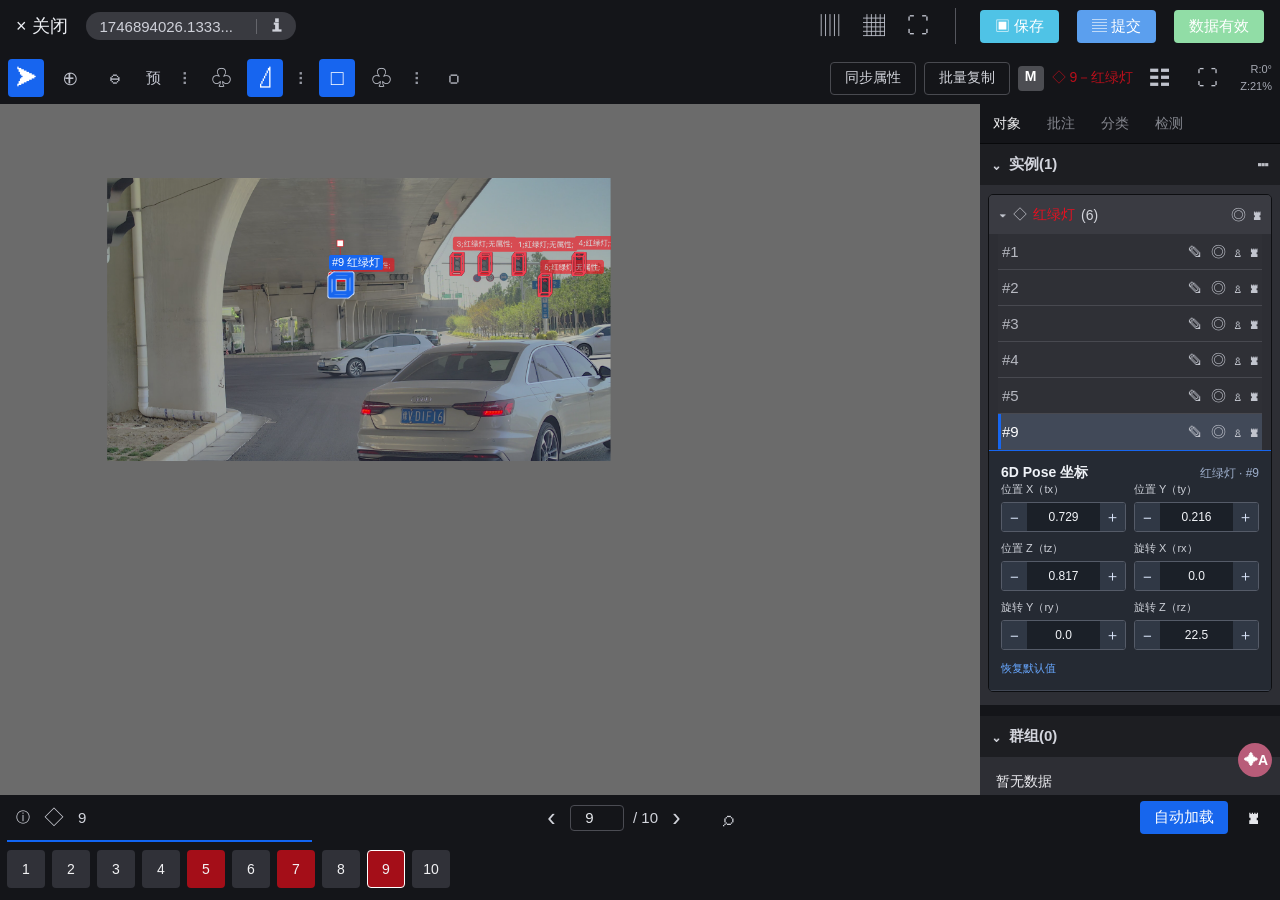
<file: image-task.html>
<!doctype html>
<html lang="zh-CN">
<head>
  <meta charset="utf-8">
  <meta name="viewport" content="width=device-width, initial-scale=1">
  <title>标注员 · 图片标注工作台</title>
  <link rel="stylesheet" href="./image-task.css">
</head>
<body>
  <div id="app"></div>
  <script src="./image-task.js"></script>
</body>
</html>
</file>
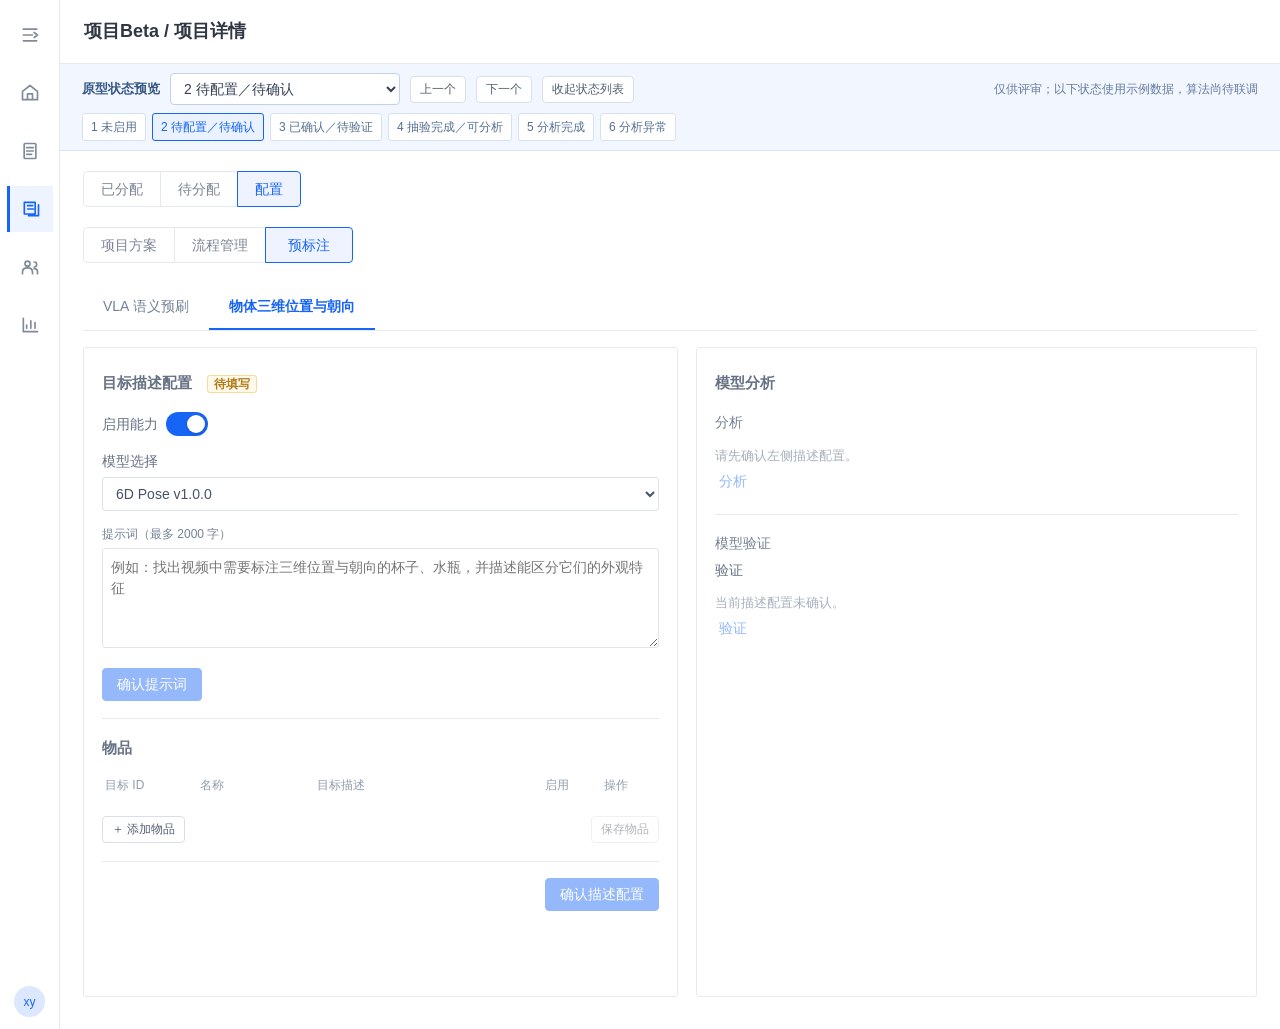
<file: video-prelabel.html>
<!doctype html>
<html lang="zh-CN">
<head>
  <meta charset="utf-8">
  <meta name="viewport" content="width=device-width, initial-scale=1">
  <title>视频项目 · 预标注配置原型</title>
  <style>
    :root{--blue:#1765f5;--blue-lite:#eaf1ff;--text:#303744;--sub:#788396;--line:#e5e9f0;--bg:#f7f9fc;--red:#f04b50;--green:#2dbb77;--orange:#edaa27}
    *{box-sizing:border-box}body{margin:0;color:var(--text);font:14px/1.5 -apple-system,BlinkMacSystemFont,"PingFang SC","Microsoft YaHei",sans-serif;background:white}button,input,select,textarea{font:inherit}button{cursor:pointer}button:disabled{cursor:not-allowed;opacity:.46}button:focus-visible,input:focus-visible,select:focus-visible,textarea:focus-visible{outline:2px solid #8ab3ff;outline-offset:2px}
    .app{display:flex;min-height:100vh}.rail{width:60px;flex:none;border-right:1px solid var(--line);background:#fff;display:flex;flex-direction:column;align-items:center;gap:12px;padding:12px 0}.rail button{width:46px;height:46px;border:0;background:transparent;color:#818a9a;border-radius:3px;display:grid;place-items:center}.rail button.active{color:var(--blue);background:#edf3ff;border-left:3px solid var(--blue);border-radius:0}.rail svg{width:20px;height:20px;stroke:currentColor;fill:none;stroke-width:2;stroke-linecap:round;stroke-linejoin:round}.rail .avatar{margin-top:auto;background:#dce8ff;color:var(--blue);border-radius:50%;width:31px;height:31px;font-size:12px}
    .main{min-width:0;flex:1}.head{height:64px;border-bottom:1px solid var(--line);display:flex;align-items:center;padding:0 24px;font-size:18px;font-weight:600}.review{background:#f2f6ff;border-bottom:1px solid #dbe6fb;padding:9px 22px}.review-top{display:flex;align-items:center;gap:10px;flex-wrap:wrap}.review strong{font-size:13px;color:#375785}.review select{height:32px;min-width:230px;border:1px solid #bfd1ef;border-radius:4px;background:white;padding:0 9px;color:#354154}.review .hint{color:#657b9e;font-size:12px;margin-left:auto}.review-list{display:flex;flex-wrap:wrap;gap:6px;margin-top:8px}.state-chip{border:1px solid #d6e1f3;background:white;color:#567092;padding:4px 8px;border-radius:3px;font-size:12px}.state-chip.active{border-color:var(--blue);background:var(--blue-lite);color:var(--blue)}.wrap{padding:20px 23px 32px}.tabs{display:flex;gap:0;margin-bottom:20px}.tabs button{border:1px solid #e3e8f2;background:white;color:#7b8495;padding:6px 17px;min-height:36px;margin-right:-1px}.tabs button:first-child{border-radius:4px 0 0 4px}.tabs button:last-child{border-radius:0 4px 4px 0}.tabs button.active{border-color:var(--blue);background:#eef3ff;color:var(--blue);z-index:1}.tabs.secondary{margin-bottom:22px}.tabs.secondary button{min-width:88px}
    .cap-tabs{display:flex;align-items:center;gap:0;margin-bottom:16px;border-bottom:1px solid var(--line)}.cap-tabs button{padding:11px 20px;border:0;border-bottom:2px solid transparent;background:white;color:#738095}.cap-tabs button.active{color:var(--blue);border-color:var(--blue);font-weight:600}.cap-note{margin-left:auto;color:#9ba4b3;font-size:12px}.cols{display:grid;grid-template-columns:1.06fr 1fr;gap:18px;min-height:650px}.panel{border:1px solid var(--line);border-radius:3px;background:white;padding:18px;min-width:0}.panel-head{display:flex;align-items:center;justify-content:space-between;min-height:34px;margin-bottom:12px}.panel-title{color:#667184;font-size:15px;font-weight:600}.muted{color:#9da6b5}.small{font-size:12px}.btn{border:1px solid #d8dfe9;background:#fff;border-radius:4px;color:#536070;min-height:32px;padding:5px 14px}.btn:hover:not(:disabled){border-color:#99baff;color:var(--blue)}.btn.primary{background:var(--blue);border-color:var(--blue);color:white}.btn.primary:hover:not(:disabled){background:#0e58dd;color:white}.btn.link{border:0;color:var(--blue);background:transparent;padding:3px 4px}.btn.danger{color:var(--red);border-color:#ffced1}.btn.mini{font-size:12px;min-height:27px;padding:3px 9px}.field{display:flex;align-items:center;gap:8px}.field label{color:#667184;white-space:nowrap}.field input,.field select{height:34px;border:1px solid #dce2eb;border-radius:3px;padding:0 9px;color:#465266;min-width:0;background:white}.field input[type=checkbox]{height:16px;width:16px}.field-grid{display:grid;grid-template-columns:1fr 1fr;gap:12px}.field-grid .field{align-items:stretch;flex-direction:column;gap:5px}.input-help{color:#9aa4b3;font-size:12px;margin-top:3px}.bar{height:1px;background:var(--line);margin:17px 0}.tag{border:1px solid #b9cfff;background:#f3f7ff;color:#4774c9;border-radius:3px;padding:1px 6px;font-size:12px}.tag.green{border-color:#b8e9d0;background:#f0fbf5;color:#2d9a68}.tag.orange{border-color:#f5dc9b;background:#fff9ec;color:#b17b16}.tag.red{border-color:#ffc6c9;background:#fff3f3;color:#d74d54}
    .target-title{display:flex;align-items:baseline;gap:12px;flex-wrap:wrap;margin:18px 0 7px}.target-title strong{font-size:15px;color:#667184}.target-head,.target-row{display:grid;grid-template-columns:88px 110px minmax(160px,1fr) 52px 52px;gap:7px;align-items:center}.target-head{font-size:12px;color:#929dac;padding:9px 3px}.target-row{padding:7px 3px;border-top:1px solid #eff1f5}.target-row input[type=text]{width:100%;height:32px;border:1px solid #dfe5ed;border-radius:3px;padding:0 7px;color:#4f5a69}.target-row input:disabled{background:#f8f9fb;color:#6c7788}.target-row input[type=checkbox]{width:15px;height:15px}.target-actions{display:flex;align-items:center;justify-content:space-between;margin-top:13px;gap:8px}.target-actions .right-actions{display:flex;gap:8px}.confirm-actions{display:flex;justify-content:flex-end;border-top:1px solid var(--line);padding-top:16px;margin-top:18px}.prompt-preview{background:#f8faff;border:1px solid #e4eaf5;border-radius:3px;padding:10px 12px;color:#657286;font-size:12px;margin-top:16px;white-space:pre-wrap;word-break:break-all}.info-line{display:flex;gap:12px;align-items:center;flex-wrap:wrap;color:#788496;font-size:12px}.notice{border:1px solid #f6e0aa;background:#fffaf0;color:#936f24;border-radius:3px;padding:9px 11px;margin:12px 0;font-size:12px}.notice.red{border-color:#ffd5d5;background:#fff7f7;color:#bc4f55}.notice.blue{border-color:#d3e2ff;background:#f5f8ff;color:#5372a7}.notice.green{border-color:#ccebdc;background:#f3fcf7;color:#318760}.prompt-fields{margin:14px 0}.prompt-fields label{font-size:12px;color:#758194;display:block;margin-bottom:5px}.prompt-fields textarea{width:100%;min-height:100px;resize:vertical;border:1px solid #dfe5ed;border-radius:3px;padding:8px;color:#445166}.step-actions{display:flex;gap:8px;align-items:center;flex-wrap:wrap;margin:10px 0}.ios-switch{position:relative;display:inline-block;width:42px;height:24px;flex:none;cursor:pointer}.ios-switch input{position:absolute;opacity:0;width:100%;height:100%;margin:0;cursor:pointer}.ios-switch .slider{position:absolute;inset:0;background:#cbd2dc;border-radius:99px;transition:background .18s;pointer-events:none}.ios-switch .slider:before{content:"";position:absolute;top:3px;left:3px;width:18px;height:18px;border-radius:50%;background:#fff;box-shadow:0 1px 3px #0003;transition:transform .18s}.ios-switch input:checked+.slider{background:var(--blue)}.ios-switch input:checked+.slider:before{transform:translateX(18px)}.ios-switch input:focus-visible+.slider{outline:2px solid #8ab3ff;outline-offset:2px}.task-fields{display:grid;grid-template-columns:repeat(3,1fr);gap:7px;margin:12px 0}.task-fields label{font-size:12px;color:#7f8da1}.task-fields input,.task-fields select{width:100%;height:32px;margin-top:4px;border:1px solid #dce2eb;border-radius:3px;padding:0 6px}.task-actions{display:flex;gap:6px;flex-wrap:wrap;margin:12px 0}.review-diff{width:100%;border-collapse:collapse;font-size:12px}.review-diff td,.review-diff th{border-bottom:1px solid var(--line);padding:7px;text-align:left}.review-diff th{background:#f8fafc}
    .right-block{border-top:1px solid var(--line);padding-top:18px;margin-top:16px}.right-block.first{border-top:0;padding-top:0;margin-top:0}.right-label{font-size:14px;color:#758194;margin:0 0 6px}.status-title{font-size:14px;color:#667284;margin-bottom:5px}.status-line{display:flex;justify-content:space-between;align-items:center;gap:8px;min-height:29px}.status-main{font-size:14px}.run-card{border:1px solid var(--line);border-radius:3px;padding:11px 12px;margin-top:9px;background:#fff}.run-card .title{font-weight:600;margin-bottom:5px}.run-card .meta{font-size:12px;color:#909bab;margin:3px 0}.run-card .actions{display:flex;gap:7px;margin-top:8px;flex-wrap:wrap}.progress{height:7px;background:#edf2fa;border-radius:5px;overflow:hidden;margin:10px 0}.progress>span{display:block;height:100%;background:var(--blue)}.result-table{border-collapse:collapse;width:100%;font-size:12px;margin-top:10px}.result-table th,.result-table td{border-bottom:1px solid #edf0f4;text-align:left;padding:7px 5px;color:#687486}.result-table th{background:#f8fafc;color:#8a96a6}.empty{color:#a7b0bd;font-size:13px;padding-top:7px}
    .editor{border:1px solid #e1e5eb;background:#f8f8f8;min-height:530px;padding:14px 17px;color:#30343b;font-family:ui-monospace,SFMono-Regular,Menlo,monospace;font-size:13px;line-height:1.7;white-space:pre-wrap;width:100%;resize:vertical}.editor:disabled{color:#505966}.scheme{border:1px solid var(--line);min-height:510px;padding:18px}.scheme-row{display:flex;gap:10px;align-items:center;padding:9px;color:#9ca5b3}.scheme-row span{background:#f8f9fa;border:1px solid var(--line);border-radius:3px;padding:4px 9px;min-width:150px}.scheme-tabs{display:flex;gap:0;margin-bottom:20px}.scheme-tabs button{border:1px solid var(--line);background:white;padding:5px 16px;color:#8994a2}.scheme-tabs button.active{border-color:var(--blue);background:var(--blue-lite);color:var(--blue)}
    .mask{position:fixed;inset:0;background:rgba(22,30,45,.46);display:flex;align-items:center;justify-content:center;z-index:30;padding:20px}.modal{width:min(650px,100%);background:white;border-radius:5px;box-shadow:0 10px 34px rgba(0,0,0,.15)}.modal-head{padding:17px 22px;border-bottom:1px solid var(--line);display:flex;justify-content:space-between;align-items:center;font-size:18px}.modal-head button{border:0;background:none;color:#9ba4b3;font-size:23px}.modal-body{padding:22px 24px;display:grid;gap:16px}.modal-row{display:grid;grid-template-columns:92px 1fr;align-items:start;gap:13px}.modal-row label{color:#6b778a;padding-top:7px}.modal-row label b{color:var(--red)}.modal-row select,.modal-row input{width:100%;min-height:34px;border:1px solid #dce2eb;border-radius:3px;background:white;padding:0 9px}.modal-foot{padding:12px 22px;border-top:1px solid var(--line);display:flex;justify-content:flex-end;gap:10px}.checks{display:flex;flex-wrap:wrap;gap:8px}.check{border:1px solid #d8e1ed;border-radius:3px;padding:6px 9px;color:#617086;cursor:pointer}.check input{margin-right:5px}.check:has(input:checked){border-color:var(--blue);background:#f4f7ff;color:var(--blue)}
    .preview{position:fixed;inset:0;background:white;z-index:25;display:flex;flex-direction:column}.preview-head{height:57px;flex:none;border-bottom:1px solid var(--line);display:flex;align-items:center;justify-content:space-between;padding:0 19px}.preview-body{display:grid;grid-template-columns:minmax(0,1fr) 330px;min-height:0;flex:1}.stage-wrap{background:#22262d;display:flex;flex-direction:column;min-width:0}.stage{flex:1;position:relative;display:grid;place-items:center;overflow:hidden}.stage svg{width:min(870px,95%);max-height:100%;height:auto}.watermark{position:absolute;left:18px;top:16px;color:#c2c9d3;font-size:12px;background:#303843;padding:4px 8px;border-radius:3px}.timeline{height:112px;background:#fff;padding:12px 20px;border-top:1px solid var(--line)}.timeline input{width:100%;accent-color:var(--blue)}.time-head{display:flex;justify-content:space-between;color:#697789}.markers{height:16px;position:relative;margin:0 7px}.markers i{position:absolute;top:1px;width:4px;height:13px;background:#e35c59}.preview-side{border-left:1px solid var(--line);padding:18px;overflow:auto}.pose-grid{display:grid;grid-template-columns:repeat(3,1fr);gap:6px}.pose-grid div{border:1px solid #e5e9f0;background:#fafbfc;padding:7px}.pose-grid b{display:block;font-size:16px;color:#46536a}.pose-grid small{color:#8b98a9}.frame-row{border-bottom:1px solid var(--line);padding:9px 0;font-size:12px;color:#778598}.footer-note{font-size:12px;color:#99a6b6;margin-top:12px}
    @media(max-width:900px){.cols{grid-template-columns:1fr}.panel{min-height:400px}.cap-note{display:none}.review .hint{display:none}.target-head,.target-row{grid-template-columns:65px 90px minmax(100px,1fr) 42px 42px}.preview-body{grid-template-columns:1fr}.preview-side{display:none}}
  </style>
</head>
<body>
<div id="app"></div>
<script>
const states=[
 ['empty','1 未启用'],['targetEmpty','2 待配置／待确认'],['ready','3 已确认／待验证'],
 ['verified','4 抽验完成／可分析'],['complete','5 分析完成'],['analysisPartial','6 分析异常']
];
const icons={menu:'<path d="M4 5h16M4 12h11M4 19h16M17 9l4 3-4 3"/>',home:'<path d="m3 10 9-7 9 7v10H3zM9 20v-7h6v7"/>',tasks:'<rect x="5" y="3" width="14" height="18" rx="1"/><path d="M8 8h8M8 12h8M8 16h6"/>',project:'<path d="M4 4h13v14H4zM8 8h6M8 12h7M9 20h12V7"/>',users:'<circle cx="9" cy="8" r="3"/><path d="M3 20v-2c0-3 2-5 6-5s6 2 6 5v2M17 6a3 3 0 0 1 0 6M17 14c3 0 4 2 4 4v2"/>',chart:'<path d="M4 20V4M4 20h17M8 16v-4M13 16V7M18 16V9"/>'};
const seedTargets=[{id:'cup',name:'杯子',desc:'白色陶瓷杯，带把手',source:'模型提取',on:true},{id:'bottle',name:'水瓶',desc:'透明塑料水瓶，蓝色瓶盖',source:'模型提取',on:true}];
let ui={state:'targetEmpty',cap:'pose',top:'配置',section:'预标注',scheme:'Task',targets:[],enabled:true,
 prompt:'',targetsSaved:false,confirmed:false,confirmedSignature:null,validatedSignature:null,
 validationStatus:'none',analysisStatus:'none',analysisSignature:null,runningKind:null,
 version:'v1.0.0',modal:null,removeIndex:null,showStates:true,previewOpen:false,frame:100,
 selectedTasks:['TASK-1001','TASK-1002'],analysisTasks:[],analysisRiskAccepted:false,camera:'camera1',range:'全部待分析任务',toast:'',vlaEdit:false,
 taskPose:{tx:'0.324',ty:'0.112',tz:'0.781',rx:'12.4',ry:'-3.2',rz:'88.0'},taskCategory:'cup',taskRemoved:false,
 missing:false,rerunApplied:false,taskSaved:false,runToken:0,runSignature:null,promptSaved:false,extractError:false};
const poseFieldLabels={tx:'位置 X',ty:'位置 Y',tz:'位置 Z',rx:'旋转 X',ry:'旋转 Y',rz:'旋转 Z'};
function esc(s){return String(s??'').replace(/[&<>"']/g,c=>({'&':'&amp;','<':'&lt;','>':'&gt;','"':'&quot;',"'":'&#39;'}[c]))}
function svg(name){return `<svg viewBox="0 0 24 24" aria-hidden="true">${icons[name]}</svg>`}
function configSignature(){return JSON.stringify({prompt:ui.prompt.trim(),model:ui.version,targets:ui.targets.map(t=>({id:t.id.trim(),name:t.name.trim(),desc:t.desc.trim(),on:t.on}))})}
function isConfirmed(){return ui.enabled&&!!ui.prompt.trim()&&ui.promptSaved&&ui.targetsSaved&&validTargets()&&ui.confirmed&&ui.confirmedSignature===configSignature()}
function isValidated(){return isConfirmed()&&ui.validationStatus==='success'&&ui.validatedSignature===ui.confirmedSignature}
function validTargets(){const rows=ui.targets;const ids=rows.map(t=>t.id.trim());return rows.some(t=>t.on)&&rows.every(t=>t.id.trim()&&t.name.trim()&&(!t.on||t.desc.trim()))&&new Set(ids).size===ids.length}
function analysisRisk(){return !isValidated()?(ui.validationStatus==='failed'?'本次抽验失败，仍可继续批量分析。请确认风险。':ui.validationStatus==='terminated'?'本次抽验已终止，仍可继续批量分析。请确认风险。':'尚未完成当前配置的抽验，仍可直接批量分析。请确认风险。'):''}
function activeState(){if(!ui.enabled)return 'empty';if(!isConfirmed())return 'targetEmpty';if(['partial','failed','terminated'].includes(ui.analysisStatus)&&ui.analysisSignature===ui.confirmedSignature)return 'analysisPartial';if(ui.analysisStatus==='success'&&ui.analysisSignature===ui.confirmedSignature)return 'complete';if(isValidated())return 'verified';return 'ready'}
function setState(v){
 ui.runToken++;ui.state=v;ui.cap='pose';ui.top='配置';ui.section='预标注';ui.modal=null;ui.previewOpen=false;ui.frame=100;ui.extractError=false;ui.promptSaved=false;
 ui.enabled=v!=='empty';ui.prompt='';ui.targets=[];ui.targetsSaved=false;ui.confirmed=false;ui.confirmedSignature=null;
 ui.validatedSignature=null;ui.validationStatus='none';ui.analysisStatus='none';ui.analysisSignature=null;ui.runningKind=null;
 if(!['empty','targetEmpty'].includes(v)){
  ui.prompt='请找出视频中需要标注三维位置与朝向的杯子和水瓶，并描述可区分的外观特征。';
  ui.targets=structuredClone(seedTargets).map(t=>({...t,persisted:true}));ui.targetsSaved=true;ui.promptSaved=true;ui.confirmed=true;ui.confirmedSignature=configSignature();
 }
 if(['verified','complete','analysisPartial'].includes(v)){ui.validationStatus='success';ui.validatedSignature=ui.confirmedSignature}
 if(v==='complete'){ui.analysisStatus='success';ui.analysisSignature=ui.confirmedSignature}
 if(v==='analysisPartial'){ui.analysisStatus='partial';ui.analysisSignature=ui.confirmedSignature}
 render();
}
function btn(label,action,cls='',disabled=false){return `<button class="btn ${cls}" data-action="${action}" ${disabled?'disabled':''}>${label}</button>`}
function toast(s){ui.toast=s;render();setTimeout(()=>{ui.toast='';render()},2300)}
function render(){
 const root=document.getElementById('app'); const currentState=activeState(); const idx=states.findIndex(s=>s[0]===currentState); const isVla=ui.cap==='vla';
 root.innerHTML=`<div class="app"><aside class="rail" aria-label="主导航">${[['menu','展开菜单'],['home','首页'],['tasks','任务'],['project','项目'],['users','人员'],['chart','统计']].map(([i,l])=>`<button class="${i==='project'?'active':''}" data-action="nav" title="${l}" aria-label="${l}">${svg(i)}</button>`).join('')}<button class="avatar" title="当前用户">xy</button></aside><main class="main"><header class="head">项目Beta / 项目详情</header><div class="review"><div class="review-top"><strong>原型状态预览</strong><select id="stateSelect" aria-label="选择原型状态">${states.map(([k,l])=>`<option value="${k}" ${currentState===k?'selected':''}>${l}</option>`).join('')}</select>${currentState==='analysisPartial'?`<select id="errorVariant" aria-label="切换分析异常示例" style="min-width:135px"><option value="partial" ${ui.analysisStatus==='partial'?'selected':''}>部分失败</option><option value="failed" ${ui.analysisStatus==='failed'?'selected':''}>全部失败</option><option value="terminated" ${ui.analysisStatus==='terminated'?'selected':''}>已终止</option></select>`:''}${btn('上一个','prev','mini',idx===0)}${btn('下一个','next','mini',idx===states.length-1)}${btn(ui.showStates?'收起状态列表':'展开全部状态','toggleStates','mini')}<span class="hint">仅供评审；以下状态使用示例数据，算法尚待联调</span></div>${ui.showStates?`<div class="review-list">${states.map(([k,l])=>`<button class="state-chip ${currentState===k?'active':''}" data-state="${k}">${l}</button>`).join('')}</div>`:''}</div><div class="wrap"><div class="tabs">${['已分配','待分配','配置'].map(x=>`<button class="${ui.top===x?'active':''}" data-top="${x}">${x}</button>`).join('')}</div>${ui.top==='配置'?`<div class="tabs secondary">${['项目方案','流程管理','预标注'].map(x=>`<button class="${ui.section===x?'active':''}" data-section="${x}">${x}</button>`).join('')}</div>${ui.section==='预标注'?`<div class="cap-tabs"><button class="${isVla?'active':''}" data-cap="vla">VLA 语义预刷</button><button class="${!isVla?'active':''}" data-cap="pose">物体三维位置与朝向</button></div><div class="cols">${isVla?renderVlaLeft():renderPoseLeft()}${isVla?renderVlaRight():renderPoseRight()}</div>`:ui.section==='项目方案'?renderScheme():renderFlow()}`:renderTaskList()}</div></main></div>${ui.modal?renderModal():''}${ui.previewOpen?renderPreview():''}${['taskEdit','taskMissing','taskReview'].includes(ui.state)?renderTaskEditor():''}${ui.toast?`<div style="position:fixed;top:20px;left:50%;transform:translateX(-50%);background:#303b50;color:white;padding:8px 18px;border-radius:4px;z-index:50">${esc(ui.toast)}</div>`:''}`;
}
function renderPoseLeft(){
 const locked=!ui.enabled;
 const phase=locked?'未启用':isConfirmed()?'已确认':ui.prompt.trim()&&validTargets()?'待确认':'待填写';
 const rows=ui.targets.map((t,i)=>`<div class="target-row">
  <input type="text" value="${esc(t.id)}" data-target="${i}" data-key="id" aria-label="目标 ID ${i+1}" ${locked?'disabled':''}>
  <input type="text" value="${esc(t.name)}" data-target="${i}" data-key="name" aria-label="名称 ${i+1}" ${locked?'disabled':''}>
  <input type="text" value="${esc(t.desc)}" data-target="${i}" data-key="desc" aria-label="目标描述 ${i+1}" ${locked?'disabled':''}>
  <input type="checkbox" data-target="${i}" data-key="on" aria-label="启用物品 ${i+1}" ${t.on?'checked':''} ${locked?'disabled':''}>
  <button class="btn link mini" data-remove="${i}" ${locked?'disabled':''}>删除</button>
 </div>`).join('');
 return `<section class="panel"><div class="panel-head"><span class="panel-title">目标描述配置　${statusBadge(isConfirmed()?'green':'orange',phase)}</span></div>
  <div class="field" style="margin-bottom:15px"><label for="enabledSwitch">启用能力</label><label class="ios-switch" aria-label="启用物体三维位置与朝向"><input type="checkbox" id="enabledSwitch" ${ui.enabled?'checked':''}><span class="slider"></span></label></div>
  <div class="field-grid" style="grid-template-columns:1fr"><div class="field"><label for="modelVersion">模型选择</label><select id="modelVersion" ${locked?'disabled':''}><option value="v1.0.0" ${ui.version==='v1.0.0'?'selected':''}>6D Pose v1.0.0</option><option value="v1.1.0" ${ui.version==='v1.1.0'?'selected':''}>6D Pose v1.1.0</option></select></div></div>
  <div class="prompt-fields"><label for="targetPrompt">提示词（最多 2000 字）</label><textarea id="targetPrompt" maxlength="2000" placeholder="例如：找出视频中需要标注三维位置与朝向的杯子、水瓶，并描述能区分它们的外观特征" ${locked?'disabled':''}>${esc(ui.prompt)}</textarea></div>
  <div class="step-actions">${btn('确认提示词','saveAndGenerate','primary',locked||!ui.prompt.trim()||ui.state==='extracting')}</div>
  ${ui.state==='extracting'?`<div class="notice blue">目标生成已提交，完成后会显示候选物品。本原型使用示例数据。${btn('模拟生成完成','finishExtract','mini')}${btn('模拟生成失败','failExtract','mini')}</div>`:''}
  ${ui.extractError?'<div class="notice red">目标生成失败，请检查提示词或服务后重试；也可以手动添加物品。</div>':''}
  <div class="bar"></div><div class="target-title"><strong>物品</strong></div>
  <div class="target-head"><span>目标 ID</span><span>名称</span><span>目标描述</span><span>启用</span><span>操作</span></div>
  ${rows}
  <div class="target-actions">${btn('＋ 添加物品','addTarget','mini',locked)}<div class="right-actions">${btn('保存物品','saveTargets','mini',locked||!ui.targets.length||ui.targetsSaved)}</div></div>
  ${ui.targetsSaved&&!isConfirmed()?'<div class="notice blue">物品已保存为草稿。请核对提示词、模型和物品后，确认描述配置。</div>':''}
  ${isConfirmed()?'<div class="notice green">描述配置已确认；右侧可验证，也可直接批量分析。</div>':''}
  <div class="confirm-actions">${btn('确认描述配置','confirmConfig','primary',locked||!ui.prompt.trim()||!ui.promptSaved||!ui.targetsSaved||!validTargets()||ui.state==='extracting')}</div>
 </section>`;
}
function statusBadge(kind,text){return `<span class="tag ${kind}">${text}</span>`}
function renderPoseRight(){
 const confirmed=isConfirmed(),validated=isValidated();
 let analysis='',verify='';
 if(!ui.enabled){
  analysis='<div class="empty">能力已关闭，不能发起新的分析；历史结果保留。</div>';
  verify=`<div class="empty">能力已关闭。</div><div class="status-line">${btn('验证','openVerify','link',true)}</div>`;
 }else if(!confirmed){
  analysis=`<div class="empty">请先确认左侧描述配置。</div><div class="status-line">${btn('分析','openAnalysis','link',true)}</div>${ui.analysisStatus!=='none'?'<div class="input-help">旧分析结果保留；重新确认配置后可抽验或直接分析。</div>':''}`;
  verify=`<div class="empty">当前描述配置未确认。</div><div class="status-line">${btn('验证','openVerify','link',true)}</div>`;
 }else{
  if(ui.validationStatus==='running')verify=`<div class="status-line"><span>验证任务处理中 ${statusBadge('orange','处理中')}</span>${btn('终止','openStop','link')}</div><div class="input-help">已提交 1–5 个抽验任务；完成后可查看只读效果。</div>`;
  else if(validated)verify=`<div class="status-line"><span>抽验完成 ${statusBadge('green','可分析')}</span>${btn('验证','openVerify','link')}</div><div class="run-card"><div class="title">抽验 2 个任务 · 成功 2 · 失败 0</div><div class="meta">TASK-1001、TASK-1002 · 视角 camera1 · 模型 ${esc(ui.version)}</div><div class="actions">${btn('查看效果','showPreview','link')}</div></div>`;
  else if(ui.validationStatus==='failed'||ui.validationStatus==='terminated')verify=`<div class="status-line"><span>${ui.validationStatus==='failed'?'抽验失败':'抽验已终止'} ${statusBadge('red','可重验')}</span>${btn('重新验证','openVerify','link')}</div><div class="notice red">${ui.validationStatus==='failed'?'TASK-1002：模型服务超时。成功任务可单独查看；也可确认风险后继续分析。':'本次抽验未完成；可重新验证，或确认风险后继续分析。'}</div>${ui.validationStatus==='failed'?btn('查看成功任务效果','showPreview','mini'):''}`;
  else verify=`<div class="status-line"><span>${ui.validationStatus==='success'?'当前配置尚未抽验':'当前配置待验证'} ${statusBadge('orange','待验证')}</span>${btn('验证','openVerify','link')}</div><div class="input-help">选择 1–5 个已有任务试跑，不写入正式任务。</div>`;
  if(ui.analysisStatus==='running')analysis=`<div class="status-line"><span>分析任务处理中 ${statusBadge('orange','处理中')}</span>${btn('终止','openStop','link')}</div><div class="input-help">任务已提交，可离开页面；完成后在此查看结果。</div>`;
  else if(ui.analysisStatus==='success'&&ui.analysisSignature===ui.confirmedSignature)analysis=`<div class="status-line"><span>分析完成 ${statusBadge('green','完成')}</span>${btn('再次分析','openAnalysis','link')}</div><div class="run-card"><div class="title">本次结果：100 个任务，100 个成功</div><div class="meta">模型 ${esc(ui.version)} · 运行 ID：RUN-6D-20261015-02</div><div class="notice blue">已有 12 个任务应用旧版结果。新结果不会自动替换，需在任务列表明确发起重新应用。</div><div class="actions">${btn('打开标注员视频工作台','openTask','mini')}</div></div>`;
  else if(ui.analysisStatus==='partial'&&ui.analysisSignature===ui.confirmedSignature)analysis=`<div class="status-line"><span>分析部分失败 ${statusBadge('orange','部分失败')}</span>${btn('重试失败任务','retryAnalysis','link')}</div><div class="run-card"><div class="title">成功 87 / 失败 13 个任务</div><div class="meta">成功任务结果可用；失败任务不能作为已有位姿应用。</div>${renderFailureTable()}</div>`;
  else if((ui.analysisStatus==='failed'||ui.analysisStatus==='terminated')&&ui.analysisSignature===ui.confirmedSignature)analysis=`<div class="status-line"><span>${ui.analysisStatus==='failed'?'分析失败':'分析已终止'} ${statusBadge('red','异常')}</span>${btn('重新分析','openAnalysis','link')}</div><div class="notice red">${ui.analysisStatus==='failed'?'算法服务连接超时；恢复后可重试，没有可用的新结果。':'已处理范围保留在运行记录中，不完整运行不能标为整批成功。'}</div>`;
  else analysis=`<div class="empty">${validated?'当前配置已完成抽验，可发起批量分析。':'当前配置已确认；可先验证，也可直接批量分析。'}</div><div class="status-line">${btn('分析','openAnalysis','link')}</div>`;
 }
 return `<section class="panel"><div class="panel-head"><span class="panel-title">模型分析</span></div><div class="right-block first"><div class="right-label">分析</div>${analysis}</div><div class="right-block"><div class="right-label">模型验证</div><div class="status-title">验证</div>${verify}</div></section>`;
}
function renderFailureTable(){return `<table class="result-table"><thead><tr><th>任务 ID</th><th>状态</th><th>原因</th></tr></thead><tbody><tr><td>TASK-1021</td><td>失败</td><td>视频源帧读取失败</td></tr><tr><td>TASK-1028</td><td>失败</td><td>算法服务超时</td></tr><tr><td>其余 11 个</td><td>失败</td><td>点击运行记录查看</td></tr></tbody></table>`}
function renderVlaLeft(){return `<section class="panel"><div class="panel-head"><span class="panel-title">提示词配置</span>${ui.vlaEdit?btn('保存','saveVla','primary'):btn('编辑','editVla','primary')}</div><textarea class="editor" id="vlaPrompt" ${ui.vlaEdit?'':'disabled'}>请仔细观看视频，并按照以下三个阶段进行标注。\n所有输出必须使用中文。\n\n## 通用标注原则\n- 仅描述视频中实际观察到的内容。\n- 使用清晰、具体、可操作的语言。\n\n## [stage1] 视频级标签\n用一条 1~2 句话表示视频整体内容。\n\n## [stage2] 任务级标签\n对整个视频进行严格时间标注。\n\n## [stage3] 动作级标签\n按项目方案中的 Task / Action / Type / 场景输出。</textarea><div class="footer-note">原 VLA 提示词独立保存；切换到 6D 不复用这段内容。</div></section>`}
function renderVlaRight(){return `<section class="panel"><div class="panel-head"><span class="panel-title">模型分析</span><span class="muted small">VLA 语义预刷</span></div><div class="right-block first"><div class="right-label">分析</div><div class="status-line"><span>分析完成 ${statusBadge('green','现有能力')}</span>${btn('分析','openVlaAnalysis','link')}</div></div><div class="right-block"><div class="right-label">模型验证</div><div class="status-title">已验证</div><div class="status-line"><span class="muted">抽验任务 448828</span>${btn('验证','openVlaVerify','link')}</div><div style="text-align:right;margin-top:12px">${btn('查看效果','showVlaEffect','link')}</div></div><div class="notice blue">这里复刻现有 VLA 提示词、模型验证和模型分析结构；6D 的目标描述、运行记录与结果另存。</div></section>`}
function renderScheme(){return `<section class="scheme"><div class="panel-head"><span class="panel-title">标注方案</span>${btn('编辑','noop','primary')}</div><div class="scheme-tabs">${['Task','Action','Type','场景','辅助功能'].map(x=>`<button class="${ui.scheme===x?'active':''}" data-scheme="${x}">${x}</button>`).join('')}</div>${[1,2,3,4].map((i)=>`<div class="scheme-row">${i}<span>${ui.scheme==='Task'?['Place items','Arrange chairs','make the bed','Clean up'][i-1]:ui.scheme==='Action'?['FIND','GRASP','TAKE','PLACE_ON'][i-1]:ui.scheme==='Type'?['机械臂','左手动作','右手动作','其他'][i-1]:ui.scheme==='场景'?['会议室','室内工作台','卧室','咖啡厅'][i-1]:'camera1'}</span><span>${ui.scheme==='Task'?['摆放物品','摆放椅子','叠被子','清理桌面'][i-1]:'现有项目标签'}</span></div>`).join('')}<div class="notice blue">项目方案沿用现有视频配置。6D 的物体目标请在「预标注 → 物体三维位置与朝向」单独配置。</div></section>`}
function renderFlow(){return `<section class="scheme"><div class="panel-head"><span class="panel-title">流程管理</span></div><div class="notice blue">沿用该视频项目现有的标注、审核、质检和验收流程。6D 结果进入任务后按该流程处理。</div><div class="info-line">标注 → 审核 → 质检 → 验收</div></section>`}
function renderTaskList(){return `<section class="scheme"><div class="panel-head"><span class="panel-title">${esc(ui.top)}任务</span></div><div class="notice blue">本原型聚焦「配置 → 预标注」。任务分配与业务状态沿用现有页面。</div>${btn('返回配置','backConfig','primary')}</section>`}
 function renderModal(){const m=ui.modal;const title={verify:'模型验证',analysis:'模型分析',deleteTarget:'删除物品',stop:'终止运行',vlaVerify:'模型验证',vlaAnalysis:'模型分析'}[m]||'提示';let body='',foot='';
 if(m==='verify'||m==='vlaVerify'){
  body=`${m==='verify'?'<div class="notice blue">预标注任务抽验仅试跑 1–5 个已有任务，不应用到正式标注。</div>':''}<div class="modal-row"><label><b>*</b> ${m==='verify'?'输入视角':'预刷视角'}</label><div><select id="camera"><option value="camera1">摄像头1（camera1）</option><option value="camera2">摄像头2（camera2）</option></select><div class="input-help">多视角视频按算法输入协议选择，本原型以单视角示意。</div></div></div>${m==='verify'?`<div class="modal-row"><label>模型选择</label><div class="input-help">${esc(ui.version)}（使用左侧已确认的模型）</div></div>`:''}<div class="modal-row"><label><b>*</b> 抽验任务</label><div><div class="checks">${['TASK-1001','TASK-1002','TASK-1003','TASK-1004','TASK-1005','TASK-1006'].map(t=>`<label class="check"><input type="checkbox" data-task="${t}" ${ui.selectedTasks.includes(t)?'checked':''}>${t}</label>`).join('')}</div><div class="input-help">已选 ${ui.selectedTasks.length} 个；至少 1 个，最多 5 个。</div></div></div>`;
  foot=`${btn('取消','closeModal')}${btn('确定','confirmVerify','primary',ui.selectedTasks.length<1||ui.selectedTasks.length>5)}`;
 }else if(m==='vlaAnalysis'){
  body=`<div class="notice blue">VLA 语义预刷沿用现有模型与任务范围配置。本弹窗只示意入口，具体参数以现网为准。</div><div class="modal-row"><label>能力</label><div class="input-help">VLA 语义预刷；与 6D 的模型选择和结果相互独立。</div></div>`;
  foot=`${btn('取消','closeModal')}${btn('确定','confirmAnalysis','primary')}`;
 }else if(m==='deleteTarget'){
  body='<div class="notice red">确认删除该物品？删除后将不再参与后续分析。已生成的历史结果保留。</div>';
  foot=`${btn('取消','closeModal')}${btn('确认删除','confirmDeleteTarget','danger')}`;
 }else if(m==='analysis'){
  body=`<div class="notice blue">新分析会生成独立结果版本；已有任务的应用版本和人工修改保持原样。</div>${analysisRisk()?`<div class="notice red">${analysisRisk()}</div><label class="check"><input type="checkbox" id="acceptAnalysisRisk" ${ui.analysisRiskAccepted?'checked':''}> 我已了解抽验情况，仍要发起分析</label>`:''}<div class="modal-row"><label>模型选择</label><div class="input-help">${esc(ui.version)}（使用左侧已确认的模型）</div></div><div class="modal-row"><label><b>*</b> 任务范围</label><select id="range">${['全部待分析任务','仅失败任务','选定任务'].map(v=>`<option ${ui.range===v?'selected':''}>${v}</option>`).join('')}</select></div>${ui.range==='选定任务'?`<div class="modal-row"><label><b>*</b> 选择任务</label><div class="checks">${['TASK-1001','TASK-1002','TASK-1003','TASK-1004'].map(t=>`<label class="check"><input type="checkbox" data-analysis-task="${t}" ${ui.analysisTasks.includes(t)?'checked':''}>${t}</label>`).join('')}</div></div>`:''}<div class="modal-row"><label><b>*</b> 输入视角</label><select id="camera"><option value="camera1" ${ui.camera==='camera1'?'selected':''}>camera1</option><option value="camera2" ${ui.camera==='camera2'?'selected':''}>camera2</option></select></div><div class="modal-row"><label>影响提示</label><div class="input-help">100 个任务纳入范围；其中 12 个任务已应用旧版结果，4 个存在人工修正。分析完成后不会自动覆盖这些任务。</div></div>`;
  foot=`${btn('取消','closeModal')}${btn('确定','confirmAnalysis','primary',!!analysisRisk()&&!ui.analysisRiskAccepted||ui.range==='选定任务'&&!ui.analysisTasks.length)}`;
 }else if(m==='stop'){
  body=`<div class="notice red">终止当前运行？已处理内容会保留为运行记录，但不把本批次标为完成。</div>`;foot=`${btn('取消','closeModal')}${btn('确认终止','confirmStop','danger')}`;
 }
 return `<div class="mask" role="presentation"><div class="modal" role="dialog" aria-modal="true" aria-label="${title}"><div class="modal-head"><span>${title}</span><button data-action="closeModal" aria-label="关闭">×</button></div><div class="modal-body">${body}</div><div class="modal-foot">${foot}</div></div></div>`
}
function renderPreview(){let f=ui.frame;let status=f>=132&&f<=138?'追踪失败':f<92?'未出现':'有效位姿';return `<section class="preview"><div class="preview-head"><div><strong>抽验结果 · 只读查看效果</strong> <span class="tag orange">仅供检查，不进入正式任务</span></div>${btn('返回项目配置','closePreview')}</div><div class="preview-body"><div class="stage-wrap"><div class="stage"><span class="watermark">示意画面 · 非真实算法结果</span><svg viewBox="0 0 900 540" aria-label="视频逐帧位姿示意"><rect width="900" height="540" fill="#343943"/><rect x="70" y="95" width="760" height="370" rx="5" fill="#404651"/><path d="M80 405h735" stroke="#7b8490" stroke-width="8"/><path d="M190 404l-35 95M705 404l36 95" stroke="#7b8490" stroke-width="10"/><ellipse cx="437" cy="400" rx="78" ry="15" fill="#2c3037"/><path d="M392 320h88v80h-88z" fill="#dfdfdc" stroke="#e9e9e9" stroke-width="5"/><ellipse cx="436" cy="319" rx="44" ry="10" fill="#f1f1ed"/><path d="M477 336c45-7 42 40 4 41" stroke="#e7e7e4" stroke-width="15" fill="none"/>${status==='有效位姿'?`<path d="M378 305h116v110H378z" fill="none" stroke="#51dba0" stroke-width="3"/><path d="M436 368l88-22" stroke="#ed5555" stroke-width="4"/><path d="M436 368l-34-67" stroke="#4de187" stroke-width="4"/><path d="M436 368l-4 73" stroke="#4d8ff5" stroke-width="4"/><text x="495" y="294" fill="#a6f4cc" font-size="18">cup · track_01</text>`:`<text x="334" y="270" fill="#ffd080" font-size="22">${status==='追踪失败'?'该帧追踪失败':'该帧目标未出现'}</text>`}</svg></div><div class="timeline"><div class="time-head"><span>视频源帧 ${f} / 180 · 00:04.${String(f%25).padStart(2,'0')}</span><span>摄像头 camera1</span></div><input type="range" id="frameRange" min="0" max="179" value="${f}" aria-label="选择源帧"><div class="markers"><i style="left:73%"></i><i style="left:76%"></i></div><div style="display:flex;gap:7px">${btn('上一帧','prevFrame','mini',f<=0)}${btn('下一帧','nextFrame','mini',f>=179)}${btn('跳到异常帧','badFrame','mini')}</div></div></div><aside class="preview-side"><div class="panel-title">当前帧结果</div><div class="frame-row">任务 TASK-1001 · 源帧 ${f} · camera1</div><div class="frame-row">目标：杯子　ID：track_01</div><div class="frame-row">状态：${statusBadge(status==='有效位姿'?'green':status==='追踪失败'?'red':'orange',status)}</div>${status==='有效位姿'?`<div class="right-label" style="margin:17px 0 8px">6D 位姿参数（只读）</div><div class="pose-grid">${[['tx','0.324'],['ty','0.112'],['tz','0.781'],['rx','12.4'],['ry','-3.2'],['rz','88.0']].map(([k,v])=>`<div><small>${poseFieldLabels[k]}（${k}）</small><b>${v}</b></div>`).join('')}</div><div class="footer-note">示例数值；坐标正方向、长度／角度单位及旋转表示待算法联调确认。</div><div class="notice blue">画面叠加用于核对；实际投影依赖算法提供的相机参数与几何信息。</div>`:`<div class="notice ${status==='追踪失败'?'red':'blue'}">${status==='追踪失败'?'算法未给出有效位姿；不能沿用上一帧数值。':'该帧明确记录为无目标。'}</div>`}<div class="footer-note">模型 ${esc(ui.version)} · 运行 ID：VAL-6D-001<br>此处不能保存、提交或应用结果。</div></aside></div></section>`}
function renderTaskEditor(){const review=ui.state==='taskReview';const categories=ui.targets.filter(t=>t.on).map(t=>`<option value="${esc(t.id)}" ${ui.taskCategory===t.id?'selected':''}>${esc(t.name)} · ${esc(t.id)}</option>`).join('');return `<section class="preview"><div class="preview-head"><div><strong>${review?'审核员复核':'视频正式标注任务'} · TASK-1001</strong> ${statusBadge(review?'orange':'green',review?'待审核':'可编辑')}</div>${btn('返回项目配置','backFromTask')}</div><div class="preview-body"><div class="stage-wrap"><div class="stage"><span class="watermark">示意视频帧 · 源帧 ${ui.frame} · 非真实算法输出</span><svg viewBox="0 0 900 540" aria-label="正式任务示意"><rect width="900" height="540" fill="#343943"/><rect x="70" y="95" width="760" height="370" fill="#404651"/><path d="M80 405h735" stroke="#7b8490" stroke-width="8"/><ellipse cx="437" cy="400" rx="78" ry="15" fill="#2c3037"/><path d="M392 320h88v80h-88z" fill="#dfdfdc"/><ellipse cx="436" cy="319" rx="44" ry="10" fill="#f1f1ed"/>${ui.taskRemoved?'':`<path d="M378 305h116v110H378z" fill="none" stroke="#51dba0" stroke-width="3"/><text x="500" y="305" fill="#a6f4cc" font-size="19">${esc(ui.taskCategory)} · track_01</text>`}</svg></div><div class="timeline"><div class="time-head"><span>源帧 ${ui.frame} / 180　目标首次出现：第 92 帧</span><span>track_01 · camera1</span></div><input type="range" id="frameRange" min="0" max="179" value="${ui.frame}" aria-label="选择源帧"><div class="markers"><i style="left:51%"></i><i style="left:74%"></i></div><div class="task-actions">${btn('上一帧','prevFrame','mini',ui.frame<=0)}${btn('下一帧','nextFrame','mini',ui.frame>=179)}${btn('定位首次出现','firstSeen','mini')}${btn('定位异常帧','badFrame','mini')}</div></div></div><aside class="preview-side"><div class="panel-title">${review?'审核原始与人工差异':'当前帧目标核对'}</div><div class="frame-row">实例 obj_01 · 轨迹 track_01 · 算法来源 RUN-6D-002</div>${review?`<table class="review-diff"><tr><th>字段</th><th>算法原值</th><th>人工结果</th></tr><tr><td>类别</td><td>cup</td><td>${esc(ui.taskCategory)}</td></tr><tr><td>位置 X（tx）</td><td>0.324</td><td>${esc(ui.taskPose.tx)}</td></tr><tr><td>误检剔除</td><td>否</td><td>${ui.taskRemoved?'是（当前帧）':'否'}</td></tr><tr><td>漏检</td><td>无</td><td>${ui.missing?'待重跑':'已解决'}</td></tr></table><div class="notice blue">审核员沿用现有批注、驳回和验收流程；模型原值与人工结果分别保留。</div><div class="task-actions">${btn('通过','reviewApprove','primary',ui.missing)}${btn('驳回','reviewReject','danger')}</div>`:`<div class="field" style="margin-top:14px;display:block"><label>已有实例类别／名称（仅已确认目标）</label><select id="taskCategory" style="width:100%;height:34px;border:1px solid #dce2eb;margin-top:5px">${categories}</select></div><div class="task-actions">${btn(ui.taskRemoved?'恢复该实例':'剔除当前帧误检','toggleFalsePositive','mini')}${btn('登记漏检','reportMissing','mini')}${btn('重置算法原值','resetTaskPose','mini')}</div>${ui.missing?'<div class="notice red">已登记漏检：水瓶 · 第 100–108 帧。此记录没有 6D 坐标，任务暂不能合格提交。</div>':''}<div class="right-label">已有有效位姿 · 六参数</div><div class="task-fields">${Object.entries(ui.taskPose).map(([k,v])=>`<label>${poseFieldLabels[k]}（${k}）<input type="number" step="0.001" data-pose="${k}" value="${esc(v)}" ${ui.taskRemoved?'disabled':''}></label>`).join('')}</div><div class="footer-note">示例数值；坐标正方向、长度／角度单位及旋转表示待算法联调确认。步长仅用于原型演示。</div><div class="notice blue">修改坐标只作用当前源帧；新增漏检物品须管理员在线重跑取得有效位姿。</div>${ui.rerunApplied?'<div class="notice green">管理员已在线重跑并重新应用：水瓶第 100–108 帧获得新结果。请重新核对后保存提交。</div>':''}<div class="task-actions">${btn('保存草稿','saveTask','mini')}${btn('提交审核','submitTask','primary',ui.missing)}${ui.missing?btn('提交给管理员处理','requestAdminRerun','mini'):''}</div><div class="footer-note">${ui.taskSaved?'草稿已保存。':'修改后请保存。'} 任务级类别/坐标修改不会更改项目目标清单。</div>`}</aside></div></section>`}
function runSimulation(kind){
 const token=++ui.runToken;
 ui.runningKind=kind;
 if(kind==='verify')ui.validationStatus='running';else ui.analysisStatus='running';
 render();
 setTimeout(()=>{
  if(token!==ui.runToken)return;
  if(kind==='verify'){ui.validationStatus='success';ui.validatedSignature=ui.runSignature}
  else{ui.analysisStatus='success';ui.analysisSignature=ui.runSignature}
  ui.runningKind=null;render();
 },1400);
}
document.addEventListener('click',e=>{
 const chip=e.target.closest('[data-state]');if(chip){setState(chip.dataset.state);return}
 const analysisTask=e.target.closest('[data-analysis-task]');if(analysisTask){const v=analysisTask.dataset.analysisTask;ui.analysisTasks=analysisTask.checked?[...ui.analysisTasks,v]:ui.analysisTasks.filter(t=>t!==v);render();return}
 const cap=e.target.closest('[data-cap]');if(cap){ui.cap=cap.dataset.cap;ui.modal=null;render();return}
 const top=e.target.closest('[data-top]');if(top){ui.top=top.dataset.top;render();return}
 const section=e.target.closest('[data-section]');if(section){ui.section=section.dataset.section;render();return}
 const scheme=e.target.closest('[data-scheme]');if(scheme){ui.scheme=scheme.dataset.scheme;render();return}
 const remove=e.target.closest('[data-remove]');if(remove){const i=Number(remove.dataset.remove),t=ui.targets[i];if(!t.persisted&&!t.id.trim()&&!t.name.trim()&&!t.desc.trim()){ui.targets.splice(i,1);ui.targetsSaved=false;render()}else{ui.removeIndex=i;ui.modal='deleteTarget';render()}return}
 const action=e.target.closest('[data-action]');if(!action)return;
 const x=action.dataset.action;
 if(x==='prev'||x==='next'){let i=states.findIndex(v=>v[0]===activeState())+(x==='next'?1:-1);setState(states[Math.max(0,Math.min(states.length-1,i))][0]);return}
 if(x==='toggleStates'){ui.showStates=!ui.showStates;render();return}
 if(x==='saveAndGenerate'){
  if(!ui.enabled||!ui.prompt.trim()){toast('请先填写提示词');return}
  ui.promptSaved=true;ui.extractError=false;ui.state='extracting';ui.confirmed=false;render();return;
 }
 if(x==='finishExtract'){
  const existing=new Set(ui.targets.map(t=>t.id.trim()));
  ui.targets=[...ui.targets,...structuredClone(seedTargets).filter(t=>!existing.has(t.id)).map(t=>({...t,persisted:false}))];
  ui.targetsSaved=false;ui.extractError=false;ui.state='candidate';render();return;
 }
 if(x==='failExtract'){ui.extractError=true;ui.state='targetEmpty';render();return}
 if(x==='addTarget'){ui.targets.push({id:'',name:'',desc:'',source:'手动添加',on:true,persisted:false});ui.targetsSaved=false;ui.state='candidate';render();return}
 if(x==='saveTargets'){
  if(!validTargets()){toast('请补齐目标 ID、名称和已启用物品的目标描述，确保 ID 唯一且至少启用一个物品');return}
  ui.targets=ui.targets.map(t=>({...t,persisted:true}));ui.targetsSaved=true;render();return;
 }
 if(x==='confirmDeleteTarget'){if(ui.removeIndex!==null){ui.targets.splice(ui.removeIndex,1);ui.targetsSaved=false}ui.removeIndex=null;ui.modal=null;render();return}
 if(x==='confirmConfig'){
  if(!ui.enabled||!ui.prompt.trim()||!ui.promptSaved||!ui.targetsSaved||!validTargets()){toast('请先确认提示词并保存完整的物品清单');return}
  const next=configSignature();
  ui.confirmed=true;ui.confirmedSignature=next;ui.state='ready';render();return;
 }
 if(x==='openVerify'){if(!isConfirmed()){toast('请先确认描述配置');return}ui.modal='verify';render();return}
 if(x==='openAnalysis'){if(!isConfirmed()){toast('请先确认描述配置');return}ui.analysisRiskAccepted=false;ui.modal='analysis';render();return}
 if(x==='openStop'){ui.modal='stop';render();return}
 if(x==='closeModal'){ui.modal=null;render();return}
 if(x==='confirmVerify'){
  if(ui.cap==='vla'){ui.modal=null;toast('VLA 验证已发起（原型示意）');return}
  if(!isConfirmed()||ui.selectedTasks.length<1||ui.selectedTasks.length>5){toast('请选择 1–5 个任务并确认描述配置');return}
  ui.modal=null;ui.runSignature=ui.confirmedSignature;runSimulation('verify');return;
 }
 if(x==='confirmAnalysis'){
  if(ui.cap==='vla'){ui.modal=null;toast('VLA 分析已发起（原型示意）');return}
  if(!isConfirmed()||ui.range==='选定任务'&&!ui.analysisTasks.length||(analysisRisk()&&!ui.analysisRiskAccepted))return;
  ui.modal=null;ui.runSignature=ui.confirmedSignature;runSimulation('analysis');return;
 }
 if(x==='confirmStop'){
  ++ui.runToken;
  if(ui.runningKind==='verify')ui.validationStatus='terminated';
  if(ui.runningKind==='analysis'){ui.analysisStatus='terminated';ui.analysisSignature=ui.runSignature}
  ui.runningKind=null;ui.modal=null;render();return;
 }
 if(x==='retryAnalysis'){if(!isConfirmed())return;ui.analysisRiskAccepted=false;ui.modal='analysis';render();return}
 if(x==='showPreview'){ui.previewOpen=true;render();return}
 if(x==='closePreview'){ui.previewOpen=false;render();return}
 if(x==='nextFrame'){ui.frame=Math.min(179,ui.frame+1);render();return}
 if(x==='prevFrame'){ui.frame=Math.max(0,ui.frame-1);render();return}
 if(x==='badFrame'){ui.frame=134;render();return}
 if(x==='firstSeen'){ui.frame=92;render();return}
 if(x==='showFailure'){toast('TASK-1002：模型服务超时；请检查服务后重新抽验');return}
 if(x==='showResults'){toast('示例运行：100 个任务成功，0 个失败');return}
 if(x==='openTask'){window.location.href='./video-task.html';return}
 if(x==='editVla'){ui.vlaEdit=true;render();return}
 if(x==='saveVla'){ui.vlaEdit=false;toast('VLA 提示词已保存（原型示意）');return}
 if(x==='openVlaVerify'){ui.modal='vlaVerify';render();return}
 if(x==='openVlaAnalysis'){ui.modal='vlaAnalysis';render();return}
 if(x==='showVlaEffect'){toast('VLA 效果页沿用现有产品，本原型重点展示 6D 视频配置');return}
 if(x==='backConfig'){ui.top='配置';ui.section='预标注';render();return}
 if(x==='backFromTask'){ui.state='complete';render();return}
 if(x==='noop'||x==='nav'){toast('沿用现有平台页面；本原型聚焦视频预标注配置');return}
});
document.addEventListener('input',e=>{
 const el=e.target;
 if(el.id==='acceptAnalysisRisk'){ui.analysisRiskAccepted=el.checked;document.querySelector('[data-action="confirmAnalysis"]').disabled=!ui.analysisRiskAccepted||ui.range==='选定任务'&&!ui.analysisTasks.length;return}
 if(el.id==='range'){ui.range=el.value;render();return}
 if(el.id==='camera'){ui.camera=el.value;return}
 if(el.id==='targetPrompt'){
  ui.prompt=el.value;ui.promptSaved=false;
  const generate=document.querySelector('[data-action="saveAndGenerate"]');if(generate)generate.disabled=!ui.enabled||!ui.prompt.trim();
  document.querySelectorAll('[data-action="openVerify"],[data-action="openAnalysis"]').forEach(button=>button.disabled=true);
  return;
 }
 if(el.dataset.target!==undefined){
  const key=el.dataset.key;ui.targets[Number(el.dataset.target)][key]=key==='on'?el.checked:el.value;
  ui.targetsSaved=false;const confirm=document.querySelector('[data-action="confirmConfig"]');if(confirm)confirm.disabled=true;
  document.querySelectorAll('[data-action="openVerify"],[data-action="openAnalysis"]').forEach(button=>button.disabled=true);
  return;
 }
 if(el.id==='frameRange'){ui.frame=Number(el.value);render();return}
 if(el.dataset.pose){ui.taskPose[el.dataset.pose]=el.value;ui.taskSaved=false}
});
document.addEventListener('change',e=>{
 const el=e.target;
 if(el.id==='stateSelect'){setState(el.value);return}
 if(el.id==='errorVariant'){ui.analysisStatus=el.value;ui.analysisSignature=ui.confirmedSignature;render();return}
 if(el.id==='enabledSwitch'){ui.enabled=el.checked;render();return}
 if(el.id==='modelVersion'){ui.version=el.value;render();return}
 if(el.dataset.task){const t=el.dataset.task;ui.selectedTasks=el.checked?[...ui.selectedTasks,t]:ui.selectedTasks.filter(v=>v!==t);render();return}
 if(el.id==='taskCategory'){ui.taskCategory=el.value;ui.taskSaved=false;render();return}
});
render();
</script>
</body>
</html>
</file>
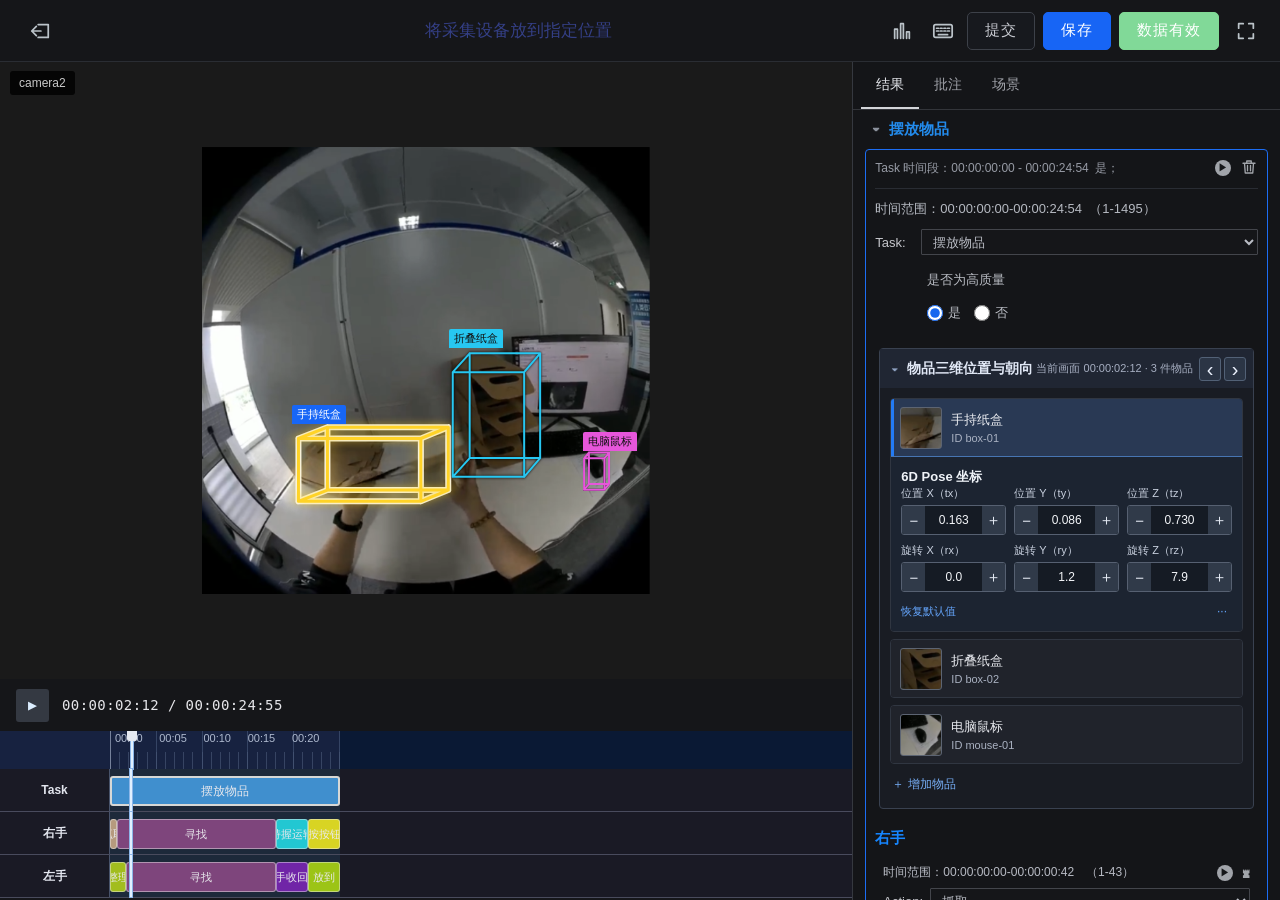
<file: video-task.html>
<!doctype html>
<html lang="zh-CN">
<head>
  <meta charset="utf-8">
  <meta name="viewport" content="width=device-width, initial-scale=1">
  <title>视频标注 · 摆放物品</title>
  <link rel="stylesheet" href="./video-task.css">
</head>
<body>
  <div class="video-workbench">
    <header class="topbar">
      <button class="icon-button exit" aria-label="返回" title="返回" type="button">
        <svg viewBox="0 0 24 24" aria-hidden="true"><path d="M10 5H21v14H10M13 12H3m0 0 5-5m-5 5 5 5"/></svg>
      </button>
      <div class="task-title">将采集设备放到指定位置</div>
      <div class="top-actions">
        <button class="icon-button" aria-label="统计" title="统计" type="button"><svg viewBox="0 0 24 24" aria-hidden="true"><path d="M4 20V10h3v10M10.5 20V4h3v16M17 20v-7h3v7"/></svg></button>
        <button class="icon-button" aria-label="快捷键" title="快捷键" type="button"><svg viewBox="0 0 24 24" aria-hidden="true"><rect x="2" y="5" width="20" height="14" rx="2"/><path d="M5 9h2m2 0h2m2 0h2m2 0h2M5 12h2m2 0h2m2 0h2m2 0h2M7 16h10"/></svg></button>
        <button class="top-button submit" type="button">提交</button>
        <button class="top-button save" type="button">保存</button>
        <button class="top-button quality" type="button">数据有效</button>
        <button class="icon-button fullscreen" aria-label="全屏" title="全屏" type="button"><svg viewBox="0 0 24 24" aria-hidden="true"><path d="M4 9V4h5m6 0h5v5M20 15v5h-5M9 20H4v-5"/></svg></button>
      </div>
    </header>
    <div class="work-area">
      <main class="left-workspace">
        <div class="video-stage">
          <span class="camera-badge">camera2</span>
          <div class="source-frame" aria-label="示例视频画面：点击物品三维框查看位置与朝向">
            <img src="./video-source.png" alt="现有视频标注工作台的摆放物品画面" draggable="false">
            <div id="videoObjectBoxes" class="video-object-boxes"></div>
          </div>
        </div>
        <div class="player-controls">
          <button class="play-button" id="playButton" type="button" aria-label="播放">▶</button>
          <span id="timeReadout">00:00:02:12 / 00:00:24:55</span>
        </div>
        <div class="timeline" aria-label="视频标注时间轴">
          <div class="ruler-row"><div class="track-label"></div><div class="ruler"><span>00:00</span><span>00:05</span><span>00:10</span><span>00:15</span><span>00:20</span><div class="tick-grid"></div><div class="playhead ruler-head"></div></div></div>
          <div class="track-row"><div class="track-label">Task</div><div class="track-content"><div class="segment task-segment" style="left:0;width:100%">摆放物品</div><div class="playhead"></div></div></div>
          <div class="track-row"><div class="track-label">右手</div><div class="track-content"><div class="segment grip" style="left:0;width:3%">抓取</div><div class="segment seek" style="left:3%;width:69%">寻找</div><div class="segment carry" style="left:72%;width:14%">持握运输</div><div class="segment press" style="left:86%;width:14%">按按钮</div><div class="playhead"></div></div></div>
          <div class="track-row"><div class="track-label">左手</div><div class="track-content"><div class="segment arrange" style="left:0;width:7%">整理</div><div class="segment seek" style="left:7%;width:65%">寻找</div><div class="segment retract" style="left:72%;width:14%">手收回</div><div class="segment place" style="left:86%;width:14%">放到</div><div class="playhead"></div></div></div>
          <input class="timeline-scrub" id="timelineScrub" type="range" min="0" max="1495" value="132" aria-label="选择视频时间">
        </div>
      </main>
      <aside class="right-sidebar" aria-label="标注结果">
        <nav class="sidebar-tabs" aria-label="侧栏标签">
          <button class="active" type="button">结果</button>
          <button type="button">批注</button>
          <button type="button">场景</button>
        </nav>
        <div class="sidebar-scroll">
          <button id="taskToggle" class="group-heading task-toggle" type="button" aria-expanded="true"><span class="caret">▾</span>摆放物品</button>
          <section id="poseOutsideTask" class="pose-section outside-task-pose" aria-label="未归属任务画面的物品三维位置与朝向" hidden></section>
          <div class="result-outline" id="taskContent">
            <section class="task-block">
              <div class="range-summary"><span>Task 时间段：00:00:00:00 - 00:00:24:54&nbsp; 是；</span><span class="row-tools"><button type="button" aria-label="播放任务片段" class="mini-play">▶</button><button type="button" aria-label="删除任务片段" class="trash"><svg viewBox="0 0 24 24" aria-hidden="true"><path d="M4 7h16M9 7V4h6v3M6 7l1 13h10l1-13M10 10v7m4-7v7"/></svg></button></span></div>
              <div class="time-range">时间范围：00:00:00:00-00:00:24:54&nbsp; （1-1495）</div>
              <label class="select-row"><span>Task:</span><select aria-label="Task"><option selected>摆放物品</option><option>清理桌面</option><option>摆放椅子</option><option>将采集设备放到指定位置</option></select></label>
              <fieldset class="choice-field"><legend>是否为高质量</legend><label><input type="radio" name="task-quality" value="yes" checked> 是</label><label><input type="radio" name="task-quality" value="no"> 否</label></fieldset>
            </section>
            <section id="poseWithinTask" class="pose-section" aria-label="物品三维位置与朝向"></section>
            <div class="hand-title">右手</div>
            <div id="rightHandActions"></div>
            <div class="hand-title left-hand-title">左手</div>
            <div id="leftHandActions"></div>
          </div>
        </div>
      </aside>
    </div>
  </div>
  <div id="unsavedDialog" class="dialog-backdrop" hidden>
    <div class="dialog" role="dialog" aria-modal="true" aria-labelledby="unsavedTitle">
      <h2 id="unsavedTitle">当前画面的坐标尚未保存</h2>
      <p>切换时间后，未保存的修改需要先处理。</p>
      <div class="dialog-actions"><button type="button" data-unsaved="cancel">取消切换</button><button type="button" data-unsaved="discard">放弃修改</button><button type="button" data-unsaved="save">保存并切换</button></div>
    </div>
  </div>
  <div id="videoToast" class="video-toast" role="status" aria-live="polite" hidden></div>
  <script src="./video-task.js"></script>
</body>
</html>
</file>
<file: image-task.css>
:root{color-scheme:dark;font-family:Arial,"PingFang SC","Microsoft YaHei",sans-serif}
*{box-sizing:border-box}
html,body,#app{margin:0;width:100%;height:100%;min-width:960px;overflow:hidden}
body{background:#141519;color:#d3d5dd;font-size:14px}
button,input{font:inherit}
button{cursor:pointer}
button:focus-visible,input:focus-visible{outline:2px solid #72aaff;outline-offset:1px}
.workspace{height:100%;display:grid;grid-template-rows:52px 52px minmax(0,1fr) 45px 60px;background:#141519}
.topbar,.toolrow,.image-footer,.thumb-strip{display:flex;align-items:center;background:#141519}
.topbar{padding:0 16px;gap:18px}
.topbar .close{border:0;background:none;color:#eef0f5;font-size:18px;white-space:nowrap;padding:0}
.file-pill{height:28px;min-width:210px;border-radius:17px;background:#393a40;display:flex;align-items:center;padding:0 14px;color:#cfd1d9;font-size:15px;gap:14px}
.file-pill span:first-child{flex:1;overflow:hidden;white-space:nowrap;text-overflow:ellipsis}
.file-pill .divider{height:15px;width:1px;background:#65666c}
.file-pill .info{font-family:serif;font-weight:bold;font-size:22px;line-height:1}
.topbar .spacer,.toolrow .spacer{flex:1}
.top-icon,.tool-icon,.mini-icon{border:0;background:transparent;color:#bfc2cc;display:inline-flex;align-items:center;justify-content:center;padding:0;flex:none}
.top-icon{width:26px;height:28px;font-size:22px}
.topbar .vline{height:36px;width:1px;background:#55565d;margin:0 6px}
.top-action{height:33px;border:0;border-radius:4px;color:#fff;padding:0 15px;font-size:15px;margin-left:0}
.top-action.save{background:#4fc3e6}.top-action.submit{background:#5b9fee}.top-action.valid{background:#91dda6}
.toolrow{padding:0 8px;gap:8px}
.tool-icon{width:36px;height:38px;font-size:21px;border-radius:4px}
.tool-icon.active{background:#1765ef;color:#fff}
.tool-icon.slim{width:20px;font-size:19px;color:#9598a2}
.tool-icon.text{font-size:15px;width:27px}
.toolrow .tool-gap{width:13px}
.toolrow .center-tools{display:flex;align-items:center;gap:8px;margin-right:auto;margin-left:auto;white-space:nowrap}
.outline-btn{height:33px;background:transparent;border:1px solid #494a50;border-radius:4px;padding:0 14px;color:#d2d4db}
.m-key{height:25px;padding:2px 7px;border-radius:4px;background:#4c4d52;color:white;font-weight:bold}
.active-object{color:#b90f1b;font-size:14px;white-space:nowrap}
.toolrow .right-tools{display:flex;align-items:center;gap:12px;margin-left:auto}
.zoom-text{font-size:11px;line-height:17px;color:#a6a9b3;text-align:right;margin-left:3px}
.content{min-height:0;display:grid;grid-template-columns:minmax(0,1fr) 300px}
.canvas{min-width:0;background:#6b6b6b;position:relative;overflow:hidden}
.reference-photo{position:absolute;top:10.7%;left:10.9%;width:min(51.4%,810px);aspect-ratio:1619 / 910;overflow:hidden;background:#747474}
.reference-photo img{position:absolute;width:231.75%;max-width:none;left:-21.25%;top:-40.22%;user-select:none;pointer-events:none}
.object-hotspot{position:absolute;z-index:2;border:0;background:transparent;padding:0;cursor:pointer;min-width:14px;min-height:24px}
.object-hotspot span{position:absolute;z-index:2;left:0;bottom:calc(100% + 3px);background:#1766ef;color:#fff;font-size:11px;line-height:15px;border-radius:2px;padding:0 3px;display:none;white-space:nowrap}
.object-hotspot:hover span,.object-hotspot.selected span{display:block}
.pose-wireframe{position:absolute;inset:0;width:100%;height:100%;overflow:visible;fill:none;pointer-events:none}
.pose-wireframe path{vector-effect:non-scaling-stroke;stroke-linejoin:round;stroke-linecap:round}
.pose-wire-halo{stroke:#fff;stroke-width:5;opacity:0}
.pose-wire-line{stroke:var(--pose-color);stroke-width:1.7;filter:drop-shadow(0 0 1px #000)}
.object-hotspot:hover .pose-wire-halo,.object-hotspot.selected .pose-wire-halo{opacity:.95}
.object-hotspot:hover .pose-wire-line,.object-hotspot.selected .pose-wire-line{stroke:#1766ef;stroke-width:2.7;filter:drop-shadow(0 0 4px #1766ef)}
.side{min-height:0;display:flex;flex-direction:column;background:#141519;overflow-y:auto;scrollbar-width:thin;scrollbar-color:#55565b #141519}
.side-tabs{height:40px;display:flex;align-items:stretch;gap:0;border-bottom:1px solid #08090b;flex:none}
.side-tab{border:0;background:transparent;color:#85878f;padding:0 13px;font-size:14px}
.side-tab.active{color:#f0f0f2}
.side-body{min-height:0}
.section-heading{height:41px;display:flex;align-items:center;padding:0 12px;background:#1d1e22;font-size:15px;font-weight:600;gap:9px}
.section-heading .more{margin-left:auto;color:#bcbec5;font-size:19px}
.instance-panel{background:#2d2e34;padding:9px 8px 13px}
.instance-box{border:1px solid #0d0e11;border-radius:5px;overflow:hidden}
.instance-group{height:39px;background:#3a3b42;display:flex;align-items:center;padding:0 10px;gap:6px;font-size:14px}
.instance-group .name{color:#e41020}.instance-group .count{color:#d2d4db}
.instance-group .actions{margin-left:auto;display:flex;gap:7px}
.instance-row{height:36px;background:#2f3036;display:flex;align-items:center;margin:0 9px;padding:0 4px;border-bottom:1px solid #484950;color:#b7b9c1}
.instance-row:last-child{border-bottom:0}
.instance-row.selected{background:#414958;box-shadow:inset 3px 0 #1766ef;color:#fff}
.instance-row .number{font-size:15px}
.instance-row .actions{margin-left:auto;display:flex;gap:8px}
.instance-row button,.instance-group button{background:transparent;border:0;color:#c2c5ce;padding:0;font-size:15px;line-height:1}
.instance-row button:hover,.instance-group button:hover{color:#fff}
.pose-editor{padding:13px 12px 14px;background:#252a33;border-top:1px solid #1766ef;border-bottom:1px solid #414754}
.pose-heading{display:flex;justify-content:space-between;align-items:center;color:#f0f3f8;font-size:14px}
.pose-heading span{font-size:12px;color:#9daecb}
.pose-demo-label{font-size:11px;color:#e3be82;margin:5px 0 12px}
.pose-fields{display:grid;grid-template-columns:1fr 1fr;gap:9px 8px}
.pose-field{display:flex;flex-direction:column;gap:5px;color:#cdd0d8;font-size:11px}
.pose-input-wrap{height:30px;display:flex;border:1px solid #555b68;border-radius:3px;background:#1b2028;overflow:hidden}
.pose-input-wrap:focus-within{border-color:#4389f5}
.pose-input-wrap input{width:100%;min-width:0;border:0;outline:0;background:transparent;text-align:center;color:#f3f5f9;font-size:12px;appearance:textfield}
.pose-input-wrap input::-webkit-inner-spin-button,.pose-input-wrap input::-webkit-outer-spin-button{-webkit-appearance:none;margin:0}
.pose-step{width:25px;flex:none;border:0;background:#303845;color:#d9e4f9;font-size:15px;padding:0}
.pose-step:hover{background:#1766ef}
.pose-footer{display:flex;flex-direction:column;align-items:flex-start;gap:7px;margin-top:11px;color:#a8adba;font-size:11px;line-height:1.35}
.pose-reset{border:0;background:transparent;padding:0;color:#67a7ff;font-size:11px}
.group-heading{margin-top:11px}
.empty-panel{height:48px;background:#2d2e34;padding:16px;font-size:14px;color:#ececf0}
.blank-tab{padding:20px;color:#90939d}
.side-utility{margin-top:auto;display:flex;justify-content:flex-end;padding:15px 8px 18px}
.assistant-bubble{width:34px;height:34px;border-radius:50%;display:grid;place-items:center;color:white;background:#b85c79;border:0;font-weight:bold}
.image-footer{padding:0 16px;position:relative;gap:14px}
.footer-left{display:flex;align-items:center;gap:14px;min-width:110px}
.footer-left .diamond{font-size:20px}.footer-left .count{font-size:15px}
.footer-middle{position:absolute;left:50%;transform:translateX(-50%);display:flex;align-items:center;gap:9px}
.footer-middle button{border:0;background:transparent;color:#d1d3da;font-size:25px;min-width:19px;padding:0}
.page-input{height:26px;width:54px;text-align:center;border:1px solid #4b4c53;border-radius:4px;background:#141519;color:#e5e7eb;font-size:15px}
.footer-middle .total{font-size:15px}
.footer-middle .search{margin-left:24px;font-size:21px}
.image-footer .spacer{flex:1}
.autoload{background:#1766ed;border:0;border-radius:4px;color:#fff;height:33px;padding:0 14px;font-size:15px}
.delete-all{border:0;background:transparent;color:#e5e6ea;font-size:20px}
.thumb-strip{align-items:flex-start;gap:7px;padding:10px 7px;position:relative}
.thumb-strip:before{content:"";position:absolute;top:0;left:7px;width:23.8%;height:2px;background:#1165f3}
.thumb{width:38px;height:38px;border:0;border-radius:4px;background:#303138;color:#f2f2f4;display:grid;place-items:center;font-size:14px}
.thumb.flagged{background:#a40e18}.thumb.current{border:1px solid #fff}
.notice{position:fixed;left:50%;top:62px;transform:translateX(-50%);background:#2d3038;color:#fff;border:1px solid #626674;border-radius:5px;padding:10px 15px;box-shadow:0 8px 20px #0008;z-index:10}
.unsaved-backdrop{position:fixed;inset:0;z-index:20;display:grid;place-items:center;background:#0009}
.unsaved-dialog{width:min(440px,90vw);padding:22px;background:#252831;border:1px solid #5b6070;border-radius:6px;box-shadow:0 16px 40px #0009;color:#eef0f5}
.unsaved-dialog strong{font-size:17px}.unsaved-dialog p{color:#afb8c9;margin:12px 0 22px}
.unsaved-dialog>div{display:flex;justify-content:flex-end;gap:8px}.unsaved-dialog button{border:1px solid #626b7a;border-radius:4px;background:#333946;color:#e8edf7;padding:7px 10px}.unsaved-dialog button:last-child{border-color:#1766ef;background:#1766ef;color:white}
@media(max-width:1200px){.content{grid-template-columns:minmax(0,1fr) 280px}.reference-photo{width:min(75%,810px)}.toolrow .center-tools{margin-left:12px;margin-right:0}.toolrow .right-tools{gap:4px}.tool-gap{display:none}}
</file>
<file: video-task.css>
:root{font-family:-apple-system,BlinkMacSystemFont,"PingFang SC","Microsoft YaHei",Arial,sans-serif;color:#bdc0c7;background:#141518}
*{box-sizing:border-box}html,body{margin:0;height:100%;min-width:900px}button,input,select{font:inherit}button{cursor:pointer}button:focus-visible,input:focus-visible,select:focus-visible{outline:2px solid #2672ed;outline-offset:2px}
.video-workbench{height:100vh;min-height:600px;overflow:hidden;display:flex;flex-direction:column;background:#141518}.topbar{height:62px;min-height:62px;background:#151619;border-bottom:1px solid #2a2d33;display:flex;align-items:center;padding:0 18px;position:relative}.task-title{position:absolute;left:40.5%;transform:translateX(-50%);color:#343f85;font-size:17px;white-space:nowrap}.top-actions{margin-left:auto;display:flex;align-items:center;gap:8px}.icon-button{width:33px;height:34px;display:grid;place-items:center;border:0;background:transparent;color:#bbc3c9;padding:4px}.icon-button svg{width:22px;height:22px;fill:none;stroke:currentColor;stroke-width:1.9;stroke-linecap:round;stroke-linejoin:round}.icon-button:hover{color:#fff}.exit{margin-left:5px}.top-button{height:38px;border-radius:5px;padding:0 17px;color:#c7c9d0;font-size:15px;letter-spacing:1px}.top-button.submit{border:1px solid #3d4149;background:#17191e}.top-button.save{border:1px solid #1765f5;background:#1765f5;color:#fff}.top-button.quality{border:1px solid #80d994;background:#81d998;color:#fff}.fullscreen{margin-left:2px}
.work-area{flex:1;min-height:0;display:grid;grid-template-columns:minmax(0,2fr) minmax(400px,1fr)}.left-workspace{min-width:0;min-height:0;overflow:hidden;display:flex;flex-direction:column;border-right:1px solid #35383f}.video-stage{flex:1;min-height:0;position:relative;display:flex;justify-content:center;align-items:center;background:#1a1a1a;overflow:hidden}.camera-badge{position:absolute;z-index:2;top:9px;left:10px;background:#050505;color:#c8c8c8;border-radius:3px;font-size:12px;padding:5px 9px}.source-frame{position:relative;aspect-ratio:1/1;width:min(52.5%,calc(100vh - 286px));min-width:0;overflow:hidden;background:#000}.source-frame img{position:absolute;width:287.5%;max-width:none;height:auto;left:-45.36%;top:-9.58%;pointer-events:none;user-select:none}
.player-controls{height:52px;min-height:52px;background:#151619;display:flex;align-items:center;gap:13px;padding:0 16px;color:#e6e6ea;font:14px ui-monospace,SFMono-Regular,Menlo,monospace;letter-spacing:.4px}.play-button{background:#343942;border:0;border-radius:3px;color:#dceeff;width:33px;height:33px;font-size:15px;line-height:1}.timeline{--progress:8.9%;--label-width:110px;--data-width:27%;height:169px;min-height:169px;position:relative;overflow:hidden;background:#16171b}.ruler-row{height:38px;background:#0a1934;display:flex}.track-label{width:var(--label-width);min-width:var(--label-width);display:flex;align-items:center;justify-content:center;font-weight:600;color:#e2e5ee;font-size:12px}.ruler-row .track-label{background:#172240}.ruler{position:relative;width:var(--data-width);height:38px;border-left:1px solid #75819a;background:repeating-linear-gradient(to right,transparent 0,transparent calc(20% - 1px),#354464 calc(20% - 1px),#354464 20%),#172240;display:flex;justify-content:space-between;align-items:flex-start;padding:1px 4px;color:#aeb9ce;font-size:11px}.ruler:after{content:"";position:absolute;inset:21px 0 0;background:repeating-linear-gradient(to right,transparent 0,transparent calc(4% - 1px),#475675 calc(4% - 1px),#475675 4%);opacity:.65}.track-row{height:43px;display:flex;border-bottom:1px solid #494b5d;background:#1a1a25}.track-row .track-label{border-right:1px solid #48536b}.track-content{position:relative;width:var(--data-width);height:100%;background:#1d293a}.segment{position:absolute;top:7px;height:30px;display:flex;align-items:center;justify-content:center;white-space:nowrap;overflow:hidden;border-radius:3px;font-size:11px;color:#e9e9ed;border:1px solid #eee7;z-index:1}.task-segment{background:#408fce;border:2px solid #d7d8d6;font-size:12px}.grip{background:#b69a7e}.seek{background:#7e457c}.carry{background:#22c7d2}.press{background:#d8d423}.arrange{background:#a2bd1e}.retract{background:#7025a7}.place{background:#9cc416}.playhead{position:absolute;z-index:3;left:var(--progress);width:2px;top:0;height:100%;background:#e1f0ff;box-shadow:0 0 0 1px #8cb6e8}.ruler-head:before{content:"";position:absolute;top:-1px;left:-4px;width:10px;height:11px;background:#e5e9f1;border-radius:0 0 2px 2px}.timeline-scrub{position:absolute;z-index:4;left:var(--label-width);top:0;width:var(--data-width);height:100%;opacity:0;cursor:crosshair;margin:0}
.right-sidebar{min-height:0;overflow:hidden;background:#141518;display:flex;flex-direction:column}.sidebar-tabs{height:48px;min-height:48px;display:flex;align-items:stretch;border-bottom:1px solid #33353a;padding:0 8px}.sidebar-tabs button{background:transparent;border:0;border-bottom:2px solid transparent;color:#9fa1a8;padding:0 15px;font-size:14px}.sidebar-tabs button.active{color:#e6e8ed;border-bottom-color:#d3d5d9}.sidebar-scroll{flex:1;min-height:0;overflow-y:auto;overflow-x:hidden;padding:10px 12px 20px}.sidebar-scroll::-webkit-scrollbar{width:8px}.sidebar-scroll::-webkit-scrollbar-track{background:#151619}.sidebar-scroll::-webkit-scrollbar-thumb{background:#4b4e58;border-radius:5px}.group-heading{font-size:15px;font-weight:600;color:#238bec;padding:0 7px 10px}.caret{color:#8b919c;margin-right:9px}.result-outline{border:1px solid #1c6df3;border-radius:4px;padding:8px 9px 12px}.range-summary{display:flex;align-items:center;justify-content:space-between;gap:8px;border-bottom:1px solid #292c33;padding-bottom:10px;color:#979ba5;font-size:12px}.row-tools{display:flex;gap:9px;align-items:center;white-space:nowrap}.mini-play,.trash{border:0;padding:0;background:none;color:#a2a5ab;font-size:15px;line-height:1}.mini-play{border-radius:50%;background:#a1a4aa;color:#151619;width:16px;height:16px;font-size:10px}.trash svg{width:18px;height:18px;fill:none;stroke:currentColor;stroke-width:1.8;stroke-linecap:round;stroke-linejoin:round}.time-range{font-size:13px;margin:11px 0;color:#b6bac2}.select-row{display:flex;gap:7px;align-items:center;color:#c5c6cb;font-size:13px}.select-row span{white-space:nowrap;min-width:39px}.select-row select{min-width:0;flex:1;height:26px}.right-sidebar select,.right-sidebar input[type=text]{border:1px solid #43454b;border-radius:1px;background:#151619;color:#babdc5;padding:2px 7px}.right-sidebar select{appearance:auto;cursor:pointer}.right-sidebar input[type=text]{height:26px;width:100%}.choice-field{border:0;padding:0;margin:16px 0 24px 52px;color:#babdc4;font-size:13px}.choice-field legend{padding:0;margin-bottom:15px}.choice-field label{display:inline-flex;align-items:center;gap:5px;margin-right:13px;cursor:pointer}.choice-field input{accent-color:#1667ef;width:16px;height:16px;margin:0}.hand-title{color:#1686ff;font-size:15px;font-weight:600;padding:5px 0 2px}.left-hand-title{margin-top:15px}.action-item{padding:14px 8px 8px}.action-item .time-row{display:flex;align-items:center;justify-content:space-between;gap:8px;color:#b8bbc4;font-size:12px;white-space:nowrap}.action-item .time-row .text{overflow:hidden;text-overflow:ellipsis}.action-item .select-row{margin-top:7px}.action-item .target-label{display:block;color:#c0c2c9;font-size:13px;margin:14px 0 8px 53px}.action-item .target-input{display:block;width:calc(100% - 53px)!important;margin-left:53px}.action-item .english-label{display:block;color:#c0c2c9;font-size:13px;margin:14px 0 8px 53px}.action-item .english-input{display:block;width:calc(100% - 53px)!important;margin-left:53px}.action-item .choice-field{margin-top:14px;margin-bottom:13px}
@media(max-width:1150px){.work-area{grid-template-columns:minmax(0,1.5fr) minmax(380px,1fr)}.timeline{--label-width:85px;--data-width:45%}.source-frame{width:min(70%,calc(100vh - 286px))}.task-title{font-size:14px;left:38%}.top-button{padding:0 9px}}

/* 6D 位姿：视觉上放在 Task 内，数据始终对应当前视频源帧和目标 ID。 */
[hidden]{display:none!important}
.task-toggle{display:block;width:100%;border:0;background:transparent;text-align:left;cursor:pointer}
.task-toggle:hover{color:#68aeff}
.video-object-boxes{position:absolute;inset:0;pointer-events:none}
.video-object-box{position:absolute;z-index:2;pointer-events:auto;border:0;background:transparent;cursor:pointer;padding:0;min-width:20px;min-height:24px}
.video-object-box span{position:absolute;z-index:2;left:0;bottom:100%;background:var(--pose-color);color:#111;white-space:nowrap;font-size:11px;line-height:17px;padding:1px 5px;border-radius:2px 2px 0 0}
.video-object-box.selected span{background:#1766f6;color:#fff}
.pose-wireframe{position:absolute;inset:0;width:100%;height:100%;overflow:visible;fill:none;pointer-events:none}
.pose-wireframe path{vector-effect:non-scaling-stroke;stroke-linejoin:round;stroke-linecap:round}
.pose-wire-halo{stroke:#fff;stroke-width:6;opacity:0}
.pose-wire-line{stroke:var(--pose-color);stroke-width:2;filter:drop-shadow(0 0 1px #000)}
.video-object-box:hover .pose-wire-halo,.video-object-box.selected .pose-wire-halo{opacity:.95}
.video-object-box:hover .pose-wire-line,.video-object-box.selected .pose-wire-line{stroke:var(--pose-color);stroke-width:3;filter:drop-shadow(0 0 5px var(--pose-color))}
.pose-section{margin:8px 4px 15px;border:1px solid #394150;border-radius:4px;background:#191c23}
.outside-task-pose{margin:15px 4px}
.pose-section-header{min-height:39px;padding:0 7px 0 0;display:flex;align-items:center;gap:6px;background:#202633}
.pose-section-heading{min-width:0;min-height:39px;padding:8px 0 8px 11px;display:flex;align-items:center;gap:8px;border:0;background:transparent;color:#e1e8f6;text-align:left;font-size:14px}
.pose-section-heading strong{font-weight:600;white-space:nowrap}
.pose-section-heading>span:first-child{color:#8fa2c2;font-size:15px}
.pose-current-time{margin-left:auto;color:#a7afc2;font-size:11px;white-space:nowrap}
.pose-frame-navigation{display:flex;gap:3px;flex:none}
.pose-frame-navigation button{width:22px;height:24px;padding:0;border:1px solid #526176;border-radius:3px;background:#2b3545;color:#edf3ff;font-size:20px;line-height:18px}
.pose-frame-navigation button:hover:not(:disabled){background:#1766ed;border-color:#1766ed}
.pose-frame-navigation button:disabled{opacity:.35;cursor:not-allowed}
.pose-section-body{padding:10px}
.pose-outside-tip{color:#c5b588;background:#353022;padding:8px 10px;border-radius:3px;font-size:12px;line-height:1.45;margin-bottom:10px}
.pose-item{margin-bottom:7px;border:1px solid #303641;border-radius:4px;overflow:hidden}
.pose-object{display:flex;align-items:center;gap:9px;width:100%;min-height:57px;padding:6px 9px;border:0;background:#20232b;color:#e9ebf0;text-align:left}
.pose-object:hover{background:#2b3442}
.pose-object.selected{background:#293954;box-shadow:inset 3px 0 #237bf5}
.pose-thumb{display:block;flex:none;width:42px;height:42px;border-radius:3px;border:1px solid #5c6472;background-color:#4a5356;background-image:url('./video-source.png');background-size:800px auto;background-position:var(--thumb-x) var(--thumb-y)}
.pose-object-main{min-width:0;display:flex;flex-direction:column;gap:3px;flex:1}
.pose-object-name{font-size:13px;white-space:nowrap;overflow:hidden;text-overflow:ellipsis}
.pose-object-main small{font-size:11px;color:#aab2c2;white-space:nowrap;overflow:hidden;text-overflow:ellipsis}
.pose-status{font-size:11px;white-space:nowrap;padding:3px 5px;border-radius:3px}
.pose-status.valid{color:#8ce2a8;background:#18352a}.pose-status.invalid{color:#f5ad83;background:#3d281f}
.pose-editor{padding:11px 10px 12px;background:#1c2431;border-top:1px solid #4775b2}
.pose-editor-head{display:flex;align-items:center;justify-content:space-between;color:#eff3f8;font-size:13px}
.pose-editor-dirty{box-shadow:inset 3px 0 #e8ad57}
.pose-note{color:#e0b87b;font-size:11px;margin:5px 0 11px}
.pose-grid{display:grid;grid-template-columns:repeat(3,minmax(0,1fr));gap:8px}
.pose-field{display:flex;flex-direction:column;gap:4px;font-size:11px;color:#c9d1df;min-width:0}
.pose-input{height:30px;display:flex;background:#151b24;border:1px solid #566071;border-radius:3px;overflow:hidden}
.pose-input:focus-within{border-color:#2479f7}
.pose-input button{flex:none;width:23px;border:0;background:#303a49;color:#e5ebf4;padding:0;font-size:15px}
.pose-input button:hover{background:#1767ed}
.pose-input input{min-width:0;width:100%;border:0;background:transparent;color:#f4f6f9;text-align:center;font-size:12px;outline:0;appearance:textfield}
.pose-input input::-webkit-inner-spin-button,.pose-input input::-webkit-outer-spin-button{-webkit-appearance:none;margin:0}
.pose-editor-actions{display:flex;flex-wrap:wrap;gap:8px 13px;margin-top:12px}
.pose-link{padding:0;border:0;background:transparent;color:#64a4fa;font-size:11px}
.pose-link:hover{text-decoration:underline}
.pose-more{position:relative;margin-left:auto;color:#64a4fa;font-size:12px}
.pose-more summary{list-style:none;cursor:pointer;padding:0 5px;line-height:14px}
.pose-more summary::-webkit-details-marker{display:none}
.pose-more[open]>.pose-link{display:block;min-width:74px;margin-top:5px;padding:7px 9px;border:1px solid #536780;border-radius:3px;background:#263245;white-space:nowrap;text-align:left}
.pose-original{color:#afbace;background:#171d27;margin-top:10px;padding:7px;font-size:11px;line-height:1.5}
.pose-coordinate-note{color:#98a3b2;margin-top:9px;font-size:11px;line-height:1.4}
.pose-unavailable{padding:10px;color:#ecb48f;font-size:12px;line-height:1.45}
.pose-item>.pose-link{margin:0 10px 10px}
.pose-empty{padding:18px 7px;color:#aeb6c4;font-size:12px}
.pose-report{display:block;margin-top:5px;padding:5px 2px;border:0;background:transparent;color:#76adf5;font-size:12px}
.dialog-backdrop{position:fixed;inset:0;z-index:20;background:#0009;display:grid;place-items:center}
.dialog{width:min(430px,calc(100vw - 40px));padding:22px;background:#252b35;border:1px solid #536073;border-radius:7px;box-shadow:0 15px 35px #0009;color:#edf1f6}
.dialog h2{font-size:16px;margin:0 0 10px}.dialog p{font-size:13px;color:#aeb7c5;margin:0 0 20px}.dialog-actions{display:flex;justify-content:flex-end;gap:7px;flex-wrap:wrap}.dialog-actions button{padding:7px 10px;border:1px solid #596474;border-radius:4px;background:#303947;color:#eef1f6}.dialog-actions button:last-child{background:#1766ed;border-color:#1766ed}
.video-toast{position:fixed;top:75px;left:50%;transform:translateX(-50%);z-index:25;padding:8px 13px;background:#2a3442;border:1px solid #5b708e;border-radius:4px;color:#fff;font-size:12px;box-shadow:0 5px 18px #0009}
@media(max-width:1150px){.pose-grid{grid-template-columns:repeat(2,minmax(0,1fr))}.pose-section-header{flex-wrap:wrap;padding:5px 7px}.pose-section-heading{width:100%;min-height:24px;padding:2px 0 2px 6px;font-size:12px}.pose-current-time{margin-left:6px;font-size:10px}.pose-frame-navigation{margin-left:auto}}
</file>
